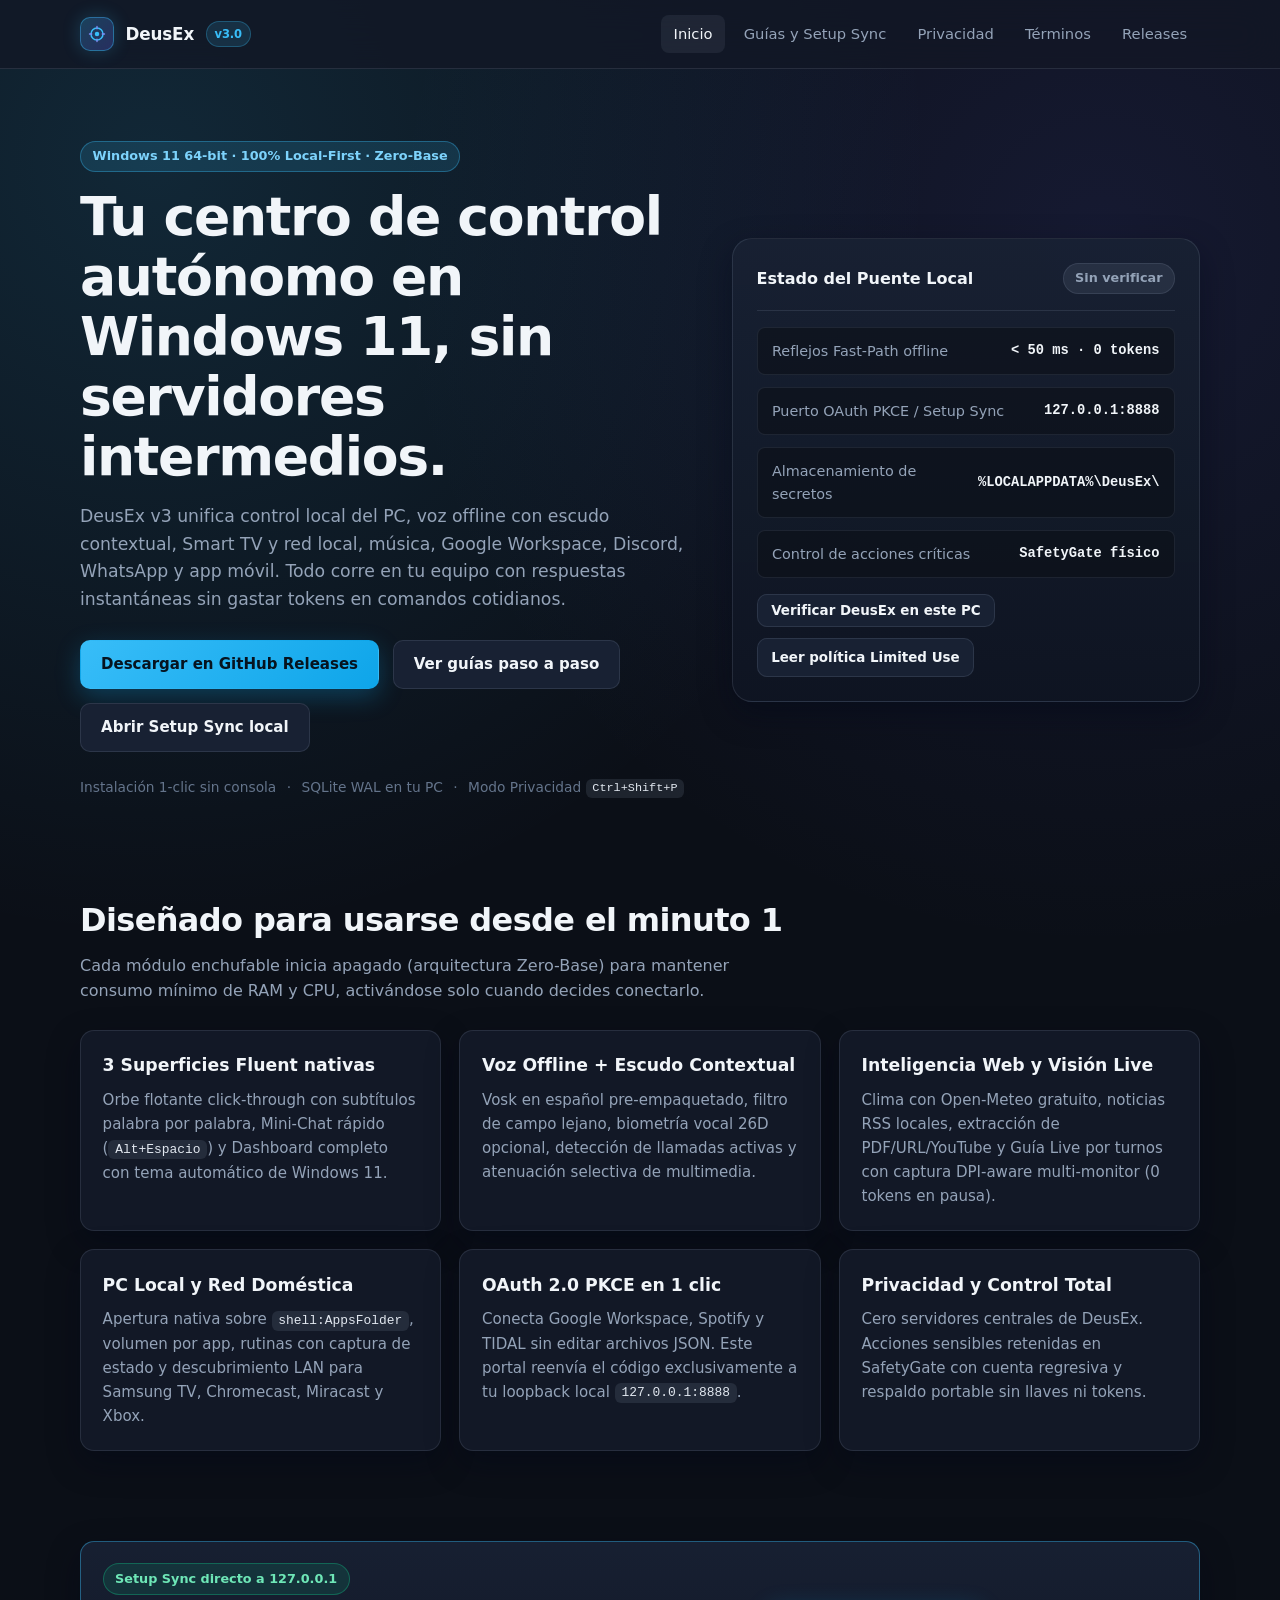
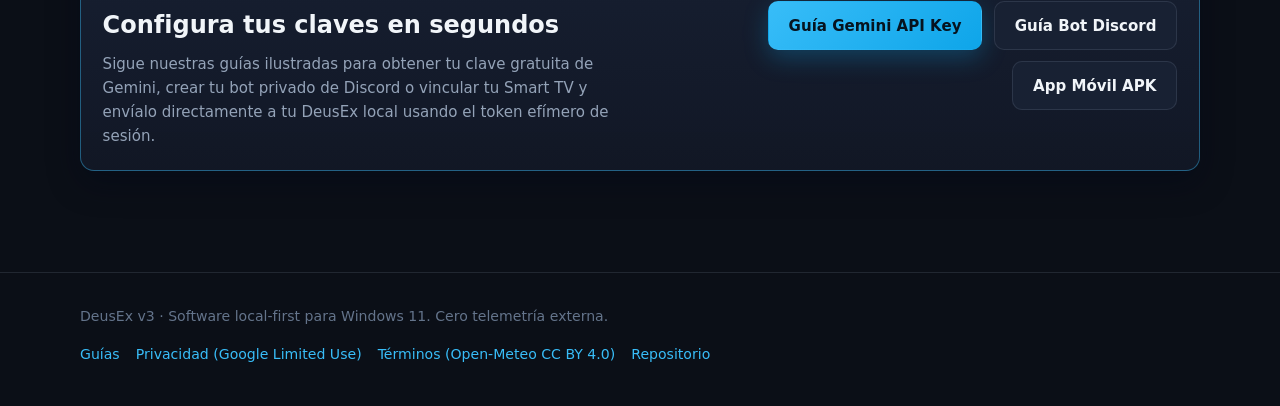
<file: web_portal/index.html>
<!DOCTYPE html>
<html lang="es">
<head>
  <meta charset="UTF-8" />
  <meta name="viewport" content="width=device-width, initial-scale=1.0" />
  <meta name="google-site-verification" content="Z6835IErfYGiRABqyxNCCWDmDNleHUfcHnPT6FUKpBs" />
  <title>DeusEx v3 — Asistente Personal Modular Local-First para Windows 11</title>
  <meta
    name="description"
    content="DeusEx v3 es un asistente personal autónomo y local-first para Windows 11 con Fast-Path sin tokens, voz offline, control del PC, Smart TV, Google Workspace y privacidad real."
  />
  <link rel="stylesheet" href="./styles.css" />
</head>
<body>
  <header class="site-header">
    <div class="container nav-bar">
      <a class="brand" href="./index.html">
        <span class="brand-mark" aria-hidden="true">
          <svg width="18" height="18" viewBox="0 0 24 24" fill="none">
            <circle cx="12" cy="12" r="8" stroke="#38BDF8" stroke-width="2" />
            <circle cx="12" cy="12" r="3" fill="#38BDF8" />
            <path d="M12 2V5M12 19V22M2 12H5M19 12H22" stroke="#818CF8" stroke-width="1.8" stroke-linecap="round" />
          </svg>
        </span>
        <span>DeusEx</span>
        <span class="brand-tag">v3.0</span>
      </a>

      <button
        type="button"
        class="nav-toggle"
        data-nav-toggle
        aria-expanded="false"
        aria-label="Abrir navegación"
      >
        Menú
      </button>

      <nav class="nav-links" data-nav-links aria-label="Navegación principal">
        <a href="./index.html" class="active">Inicio</a>
        <a href="./guides.html">Guías y Setup Sync</a>
        <a href="./privacy.html">Privacidad</a>
        <a href="./terms.html">Términos</a>
        <a href="https://github.com" data-github-releases target="_blank" rel="noopener noreferrer">
          Releases
        </a>
      </nav>
    </div>
  </header>

  <main>
    <section class="hero">
      <div class="container hero-grid">
        <div>
          <span class="pill" data-state="info">Windows 11 64-bit · 100% Local-First · Zero-Base</span>
          <h1>Tu centro de control autónomo en Windows 11, sin servidores intermedios.</h1>
          <p class="hero-lead">
            DeusEx v3 unifica control local del PC, voz offline con escudo contextual, Smart TV y red local,
            música, Google Workspace, Discord, WhatsApp y app móvil. Todo corre en tu equipo con respuestas
            instantáneas sin gastar tokens en comandos cotidianos.
          </p>

          <div class="hero-actions">
            <a
              class="btn btn-primary"
              href="https://github.com"
              data-github-releases
              target="_blank"
              rel="noopener noreferrer"
            >
              Descargar en GitHub Releases
            </a>
            <a class="btn" href="./guides.html">Ver guías paso a paso</a>
            <a class="btn" href="./guides.html#setup-sync">Abrir Setup Sync local</a>
          </div>

          <div class="hero-meta">
            <span>Instalación 1-clic sin consola</span>
            <span>·</span>
            <span>SQLite WAL en tu PC</span>
            <span>·</span>
            <span>Modo Privacidad <span class="code-inline">Ctrl+Shift+P</span></span>
          </div>
        </div>

        <aside class="hero-panel" aria-label="Resumen de arquitectura local">
          <div class="hero-panel-head">
            <strong>Estado del Puente Local</strong>
            <span class="pill" data-local-status-pill>Sin verificar</span>
          </div>
          <div class="metric-list">
            <div class="metric-item">
              <span>Reflejos Fast-Path offline</span>
              <strong>&lt; 50 ms · 0 tokens</strong>
            </div>
            <div class="metric-item">
              <span>Puerto OAuth PKCE / Setup Sync</span>
              <strong>127.0.0.1:8888</strong>
            </div>
            <div class="metric-item">
              <span>Almacenamiento de secretos</span>
              <strong>%LOCALAPPDATA%\DeusEx\</strong>
            </div>
            <div class="metric-item">
              <span>Control de acciones críticas</span>
              <strong>SafetyGate físico</strong>
            </div>
          </div>
          <div class="inline-row" style="margin-top: 1rem;">
            <button type="button" class="btn btn-sm" data-check-local-btn>
              Verificar DeusEx en este PC
            </button>
            <a class="btn btn-sm" href="./privacy.html">Leer política Limited Use</a>
          </div>
        </aside>
      </div>
    </section>

    <section class="section">
      <div class="container">
        <div class="section-header">
          <h2>Diseñado para usarse desde el minuto 1</h2>
          <p>
            Cada módulo enchufable inicia apagado (arquitectura Zero-Base) para mantener consumo mínimo
            de RAM y CPU, activándose solo cuando decides conectarlo.
          </p>
        </div>

        <div class="grid-3">
          <article class="card">
            <h3>3 Superficies Fluent nativas</h3>
            <p>
              Orbe flotante click-through con subtítulos palabra por palabra, Mini-Chat rápido
              (<span class="code-inline">Alt+Espacio</span>) y Dashboard completo con tema automático de Windows 11.
            </p>
          </article>

          <article class="card">
            <h3>Voz Offline + Escudo Contextual</h3>
            <p>
              Vosk en español pre-empaquetado, filtro de campo lejano, biometría vocal 26D opcional,
              detección de llamadas activas y atenuación selectiva de multimedia.
            </p>
          </article>

          <article class="card">
            <h3>Inteligencia Web y Visión Live</h3>
            <p>
              Clima con Open-Meteo gratuito, noticias RSS locales, extracción de PDF/URL/YouTube y
              Guía Live por turnos con captura DPI-aware multi-monitor (0 tokens en pausa).
            </p>
          </article>

          <article class="card">
            <h3>PC Local y Red Doméstica</h3>
            <p>
              Apertura nativa sobre <span class="code-inline">shell:AppsFolder</span>, volumen por app,
              rutinas con captura de estado y descubrimiento LAN para Samsung TV, Chromecast, Miracast y Xbox.
            </p>
          </article>

          <article class="card">
            <h3>OAuth 2.0 PKCE en 1 clic</h3>
            <p>
              Conecta Google Workspace, Spotify y TIDAL sin editar archivos JSON. Este portal reenvía el código
              exclusivamente a tu loopback local <span class="code-inline">127.0.0.1:8888</span>.
            </p>
          </article>

          <article class="card">
            <h3>Privacidad y Control Total</h3>
            <p>
              Cero servidores centrales de DeusEx. Acciones sensibles retenidas en SafetyGate con
              cuenta regresiva y respaldo portable sin llaves ni tokens.
            </p>
          </article>
        </div>
      </div>
    </section>

    <section class="section">
      <div class="container">
        <div class="card card-accent">
          <div class="grid-2" style="align-items: center;">
            <div>
              <span class="pill" data-state="ok">Setup Sync directo a 127.0.0.1</span>
              <h2 style="margin: 0.7rem 0 0.5rem;">Configura tus claves en segundos</h2>
              <p>
                Sigue nuestras guías ilustradas para obtener tu clave gratuita de Gemini, crear tu bot
                privado de Discord o vincular tu Smart TV y envíalo directamente a tu DeusEx local usando
                el token efímero de sesión.
              </p>
            </div>
            <div class="inline-row" style="justify-content: flex-end;">
              <a class="btn btn-primary" href="./guides.html#gemini">Guía Gemini API Key</a>
              <a class="btn" href="./guides.html#discord">Guía Bot Discord</a>
              <a class="btn" href="./guides.html#mobile">App Móvil APK</a>
            </div>
          </div>
        </div>
      </div>
    </section>
  </main>

  <footer class="site-footer">
    <div class="container footer-row">
      <div>DeusEx v3 · Software local-first para Windows 11. Cero telemetría externa.</div>
      <div class="footer-links">
        <a href="./guides.html">Guías</a>
        <a href="./privacy.html">Privacidad (Google Limited Use)</a>
        <a href="./terms.html">Términos (Open-Meteo CC BY 4.0)</a>
        <a href="https://github.com" data-github-repo target="_blank" rel="noopener noreferrer">Repositorio</a>
      </div>
    </div>
  </footer>

  <script src="./app.js" defer></script>
</body>
</html>
</file>
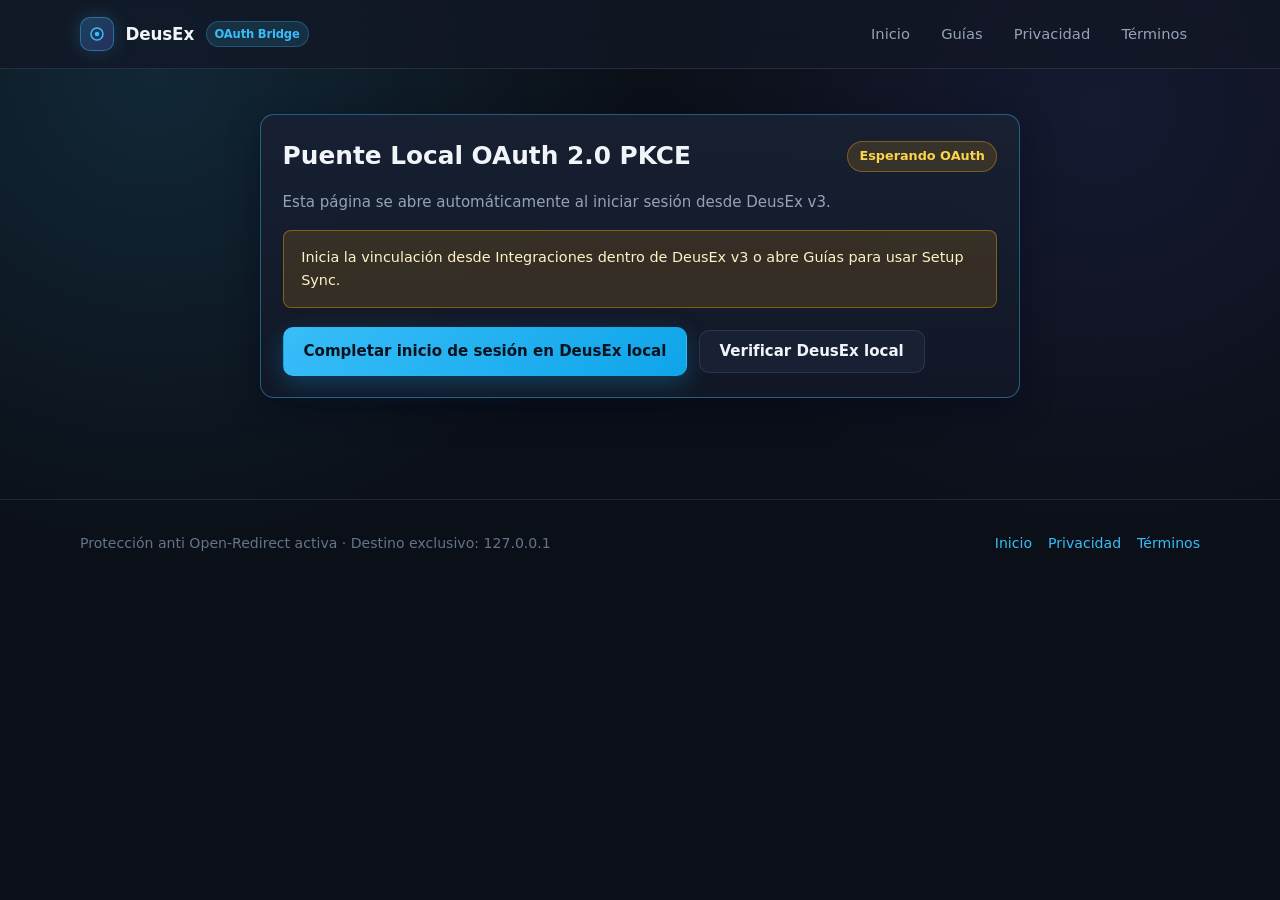
<file: web_portal/callback.html>
<!DOCTYPE html>
<html lang="es">
<head>
  <meta charset="UTF-8" />
  <meta name="viewport" content="width=device-width, initial-scale=1.0" />
  <meta name="referrer" content="no-referrer" />
  <title>Puente OAuth PKCE y Setup Sync — DeusEx v3</title>
  <meta
    name="description"
    content="Puente seguro OAuth 2.0 PKCE y Setup Sync para DeusEx v3 con lista blanca estricta hacia http://127.0.0.1."
  />
  <link rel="stylesheet" href="./styles.css" />
</head>
<body>
  <header class="site-header">
    <div class="container nav-bar">
      <a class="brand" href="./index.html">
        <span class="brand-mark" aria-hidden="true">
          <svg width="18" height="18" viewBox="0 0 24 24" fill="none">
            <circle cx="12" cy="12" r="8" stroke="#38BDF8" stroke-width="2" />
            <circle cx="12" cy="12" r="3" fill="#38BDF8" />
          </svg>
        </span>
        <span>DeusEx</span>
        <span class="brand-tag">OAuth Bridge</span>
      </a>

      <nav class="nav-links" data-nav-links aria-label="Navegación principal">
        <a href="./index.html">Inicio</a>
        <a href="./guides.html">Guías</a>
        <a href="./privacy.html">Privacidad</a>
        <a href="./terms.html">Términos</a>
      </nav>
    </div>
  </header>

  <main class="section">
    <div class="container" style="max-width: 760px;">
      <section class="card card-accent" aria-live="polite">
        <div class="inline-row" style="justify-content: space-between; margin-bottom: 0.85rem;">
          <h1 style="margin: 0; font-size: 1.55rem;">Puente Local OAuth 2.0 PKCE</h1>
          <span class="pill" id="bridge-pill" data-state="info">Validando respuesta...</span>
        </div>

        <p id="bridge-summary" style="color: var(--text-secondary); margin: 0 0 1rem;">
          Verificando parámetros anti-CSRF (<span class="code-inline">state</span>) y destino loopback
          estricto (<span class="code-inline">127.0.0.1</span>).
        </p>

        <div class="callout" id="bridge-callout" data-type="info">
          Este puente jamás reenvía códigos ni tokens a servidores externos. El único destino permitido es
          <span class="code-inline">http://127.0.0.1:&lt;puerto&gt;/callback</span> en tu propia PC.
        </div>

        <div id="oauth-actions" class="inline-row" style="margin-top: 1.15rem;" hidden>
          <a id="manual-forward-link" class="btn btn-primary" href="#noop" rel="noreferrer">
            Completar inicio de sesión en DeusEx local
          </a>
          <button type="button" class="btn" id="recheck-health-btn">
            Verificar DeusEx local
          </button>
        </div>

        <div id="setup-sync-bridge" style="margin-top: 1.35rem;" hidden>
          <h2 style="margin: 0 0 0.5rem; font-size: 1.15rem;">Setup Sync directo detectado</h2>
          <p style="margin: 0 0 0.85rem; color: var(--text-secondary); font-size: 0.92rem;">
            Puedes enviar claves API directo a tu DeusEx local en
            <span class="code-inline" id="sync-target-label">http://127.0.0.1:8888/setup-sync</span>.
          </p>
          <form class="form-grid" id="callback-sync-form" autocomplete="off">
            <div class="field">
              <label for="cb_gemini_key">GEMINI_API_KEY (opcional)</label>
              <input id="cb_gemini_key" name="gemini_api_key" type="password" placeholder="AIzaSy..." />
            </div>
            <div class="field">
              <label for="cb_discord_token">DISCORD_BOT_TOKEN (opcional)</label>
              <input id="cb_discord_token" name="discord_bot_token" type="password" placeholder="Token del bot privado" />
            </div>
            <div class="inline-row">
              <button type="submit" class="btn btn-primary">Sincronizar con DeusEx local</button>
              <a class="btn" href="./guides.html#setup-sync">Ir a las guías completas</a>
            </div>
            <div class="callout" id="cb-sync-status" hidden role="status"></div>
          </form>
        </div>
      </section>
    </div>
  </main>

  <footer class="site-footer">
    <div class="container footer-row">
      <div>Protección anti Open-Redirect activa · Destino exclusivo: 127.0.0.1</div>
      <div class="footer-links">
        <a href="./index.html">Inicio</a>
        <a href="./privacy.html">Privacidad</a>
        <a href="./terms.html">Términos</a>
      </div>
    </div>
  </footer>

  <script src="./app.js"></script>
  <script>
    "use strict";

    (() => {
      const FORBIDDEN_REDIRECT_KEYS = [
        "redirect",
        "redirect_uri",
        "redirect_url",
        "next",
        "return_to",
        "return_url",
        "target",
        "dest",
        "destination",
        "host",
        "callback_url",
      ];

      const pill = document.getElementById("bridge-pill");
      const summary = document.getElementById("bridge-summary");
      const callout = document.getElementById("bridge-callout");
      const actionsRow = document.getElementById("oauth-actions");
      const manualLink = document.getElementById("manual-forward-link");
      const recheckBtn = document.getElementById("recheck-health-btn");
      const syncSection = document.getElementById("setup-sync-bridge");
      const syncTargetLabel = document.getElementById("sync-target-label");
      const syncForm = document.getElementById("callback-sync-form");
      const syncStatus = document.getElementById("cb-sync-status");

      function setStatus(state, pillText, summaryText, calloutType, calloutText) {
        if (pill) {
          pill.setAttribute("data-state", state);
          pill.textContent = pillText;
        }
        if (summary) summary.textContent = summaryText;
        if (callout) {
          callout.setAttribute("data-type", calloutType);
          callout.textContent = calloutText;
        }
      }

      function hasForbiddenRedirectAttempt(searchParams, hashParams) {
        for (const key of FORBIDDEN_REDIRECT_KEYS) {
          const val = searchParams.get(key) || hashParams.get(key);
          if (val !== null && val.trim() !== "") {
            return { key, value: val.trim() };
          }
        }
        return null;
      }

      function initBridge() {
        const portal = window.DeusExPortal;
        if (!portal) {
          setStatus(
            "error",
            "Error de carga",
            "No se pudo inicializar el módulo de seguridad del portal.",
            "error",
            "Recarga esta página o abre el portal desde DeusEx v3."
          );
          return;
        }

        const searchParams = new URLSearchParams(window.location.search);
        const hashParams = portal.parseHashParams();

        // Bloqueo explícito anti Open-Redirect ante parámetros de destino externo
        const forbidden = hasForbiddenRedirectAttempt(searchParams, hashParams);
        if (forbidden !== null) {
          window.history.replaceState(null, "", window.location.pathname);
          setStatus(
            "error",
            "Bloqueado (Seguridad)",
            "Se rechazó una redirección no autorizada por seguridad (anti Open-Redirect).",
            "error",
            `El parámetro '${forbidden.key}' no está permitido. Este puente solo acepta reenvíos hacia http://127.0.0.1:<puerto>/callback.`
          );
          return;
        }

        const rawPort = searchParams.get("port") || hashParams.get("port") || portal.DEFAULT_OAUTH_PORT;
        let safePort;
        try {
          safePort = portal.parseSafePort(rawPort);
        } catch (err) {
          setStatus(
            "error",
            "Puerto rechazado",
            "El puerto local indicado no es válido.",
            "error",
            err instanceof Error ? err.message : "Puerto fuera del rango permitido."
          );
          return;
        }

        // Modo 1: Setup Sync vía fragmento (#sync_token=...)
        const syncToken = hashParams.get("sync_token");
        const oauthCode = searchParams.get("code");
        const oauthError = searchParams.get("error");
        const oauthState = searchParams.get("state");

        if (syncToken && !oauthCode && !oauthError) {
          let validatedToken;
          try {
            validatedToken = portal.validateSyncToken(syncToken);
          } catch (err) {
            setStatus(
              "error",
              "Token inválido",
              "El token efímero de Setup Sync no es válido.",
              "error",
              err instanceof Error ? err.message : "Token inválido."
            );
            return;
          }

          window.history.replaceState(null, "", window.location.pathname);
          if (syncTargetLabel) {
            syncTargetLabel.textContent = `http://127.0.0.1:${safePort}/setup-sync`;
          }
          if (syncSection) syncSection.hidden = false;
          setStatus(
            "ok",
            `Setup Sync :${safePort}`,
            "Sesión Setup Sync validada. Envía tus claves directamente a tu DeusEx local.",
            "ok",
            "Ningún dato sale hacia servidores externos: la transmisión ocurre únicamente por loopback 127.0.0.1."
          );

          if (syncForm instanceof HTMLFormElement) {
            syncForm.addEventListener("submit", async (ev) => {
              ev.preventDefault();
              const geminiInput = document.getElementById("cb_gemini_key");
              const discordInput = document.getElementById("cb_discord_token");
              const secrets = {};
              if (geminiInput instanceof HTMLInputElement && geminiInput.value.trim()) {
                secrets.GEMINI_API_KEY = geminiInput.value.trim();
              }
              if (discordInput instanceof HTMLInputElement && discordInput.value.trim()) {
                secrets.DISCORD_BOT_TOKEN = discordInput.value.trim();
              }
              if (Object.keys(secrets).length === 0) {
                if (syncStatus) {
                  syncStatus.hidden = false;
                  syncStatus.setAttribute("data-type", "warn");
                  syncStatus.textContent = "Ingresa al menos una clave para sincronizar.";
                }
                return;
              }
              if (syncStatus) {
                syncStatus.hidden = false;
                syncStatus.setAttribute("data-type", "info");
                syncStatus.textContent = "Enviando credenciales hacia 127.0.0.1...";
              }
              const res = await portal.sendSetupSync({
                port: safePort,
                syncToken: validatedToken,
                secrets,
              });
              if (syncStatus) {
                syncStatus.setAttribute("data-type", res.ok ? "ok" : "error");
                syncStatus.textContent = res.message;
              }
              if (res.ok) {
                if (geminiInput instanceof HTMLInputElement) geminiInput.value = "";
                if (discordInput instanceof HTMLInputElement) discordInput.value = "";
              }
            });
          }
          return;
        }

        // Modo 2: Callback OAuth 2.0 PKCE (code o error + state obligatorio)
        if (!oauthCode && !oauthError) {
          setStatus(
            "warn",
            "Esperando OAuth",
            "Esta página se abre automáticamente al iniciar sesión desde DeusEx v3.",
            "warn",
            "Inicia la vinculación desde Integraciones dentro de DeusEx v3 o abre Guías para usar Setup Sync."
          );
          return;
        }

        let safeForwardUrl;
        try {
          safeForwardUrl = portal.buildOAuthLoopbackForwardUrl({
            port: safePort,
            code: oauthCode,
            state: oauthState,
            error: oauthError,
            errorDescription: searchParams.get("error_description"),
            provider: searchParams.get("provider"),
          });
        } catch (err) {
          window.history.replaceState(null, "", window.location.pathname);
          setStatus(
            "error",
            "Validación rechazada",
            "No se puede completar el inicio de sesión por validación de seguridad.",
            "error",
            err instanceof Error ? err.message : "Parámetros OAuth inválidos."
          );
          return;
        }

        // Limpia query params sensibles de la barra de direcciones antes de reenviar
        window.history.replaceState(null, "", window.location.pathname);

        if (manualLink instanceof HTMLAnchorElement) {
          manualLink.href = safeForwardUrl;
        }
        if (actionsRow) actionsRow.hidden = false;

        if (recheckBtn) {
          recheckBtn.addEventListener("click", async () => {
            const health = await portal.checkLocalHealth(safePort);
            setStatus(
              health.online ? "ok" : "warn",
              health.online ? `DeusEx activo :${safePort}` : "DeusEx local cerrado",
              health.online
                ? "DeusEx local detectado. Pulsa el botón para completar la vinculación."
                : "Abre DeusEx v3 en tu PC e inicia la vinculación nuevamente.",
              health.online ? "ok" : "warn",
              health.online
                ? `Destino verificado: http://127.0.0.1:${safePort}/callback`
                : health.error || "No se detectó el servidor local."
            );
          });
        }

        setStatus(
          "ok",
          `Redirigiendo a 127.0.0.1:${safePort}`,
          "Autorización recibida y validada (anti-CSRF OK). Entregando código a tu DeusEx local...",
          "ok",
          `Reenviando únicamente hacia http://127.0.0.1:${safePort}/callback. Si tu navegador no redirige automáticamente, usa el botón de abajo.`
        );

        window.setTimeout(() => {
          window.location.assign(safeForwardUrl);
        }, 350);
      }

      document.addEventListener("DOMContentLoaded", initBridge);
    })();
  </script>
</body>
</html>
</file>
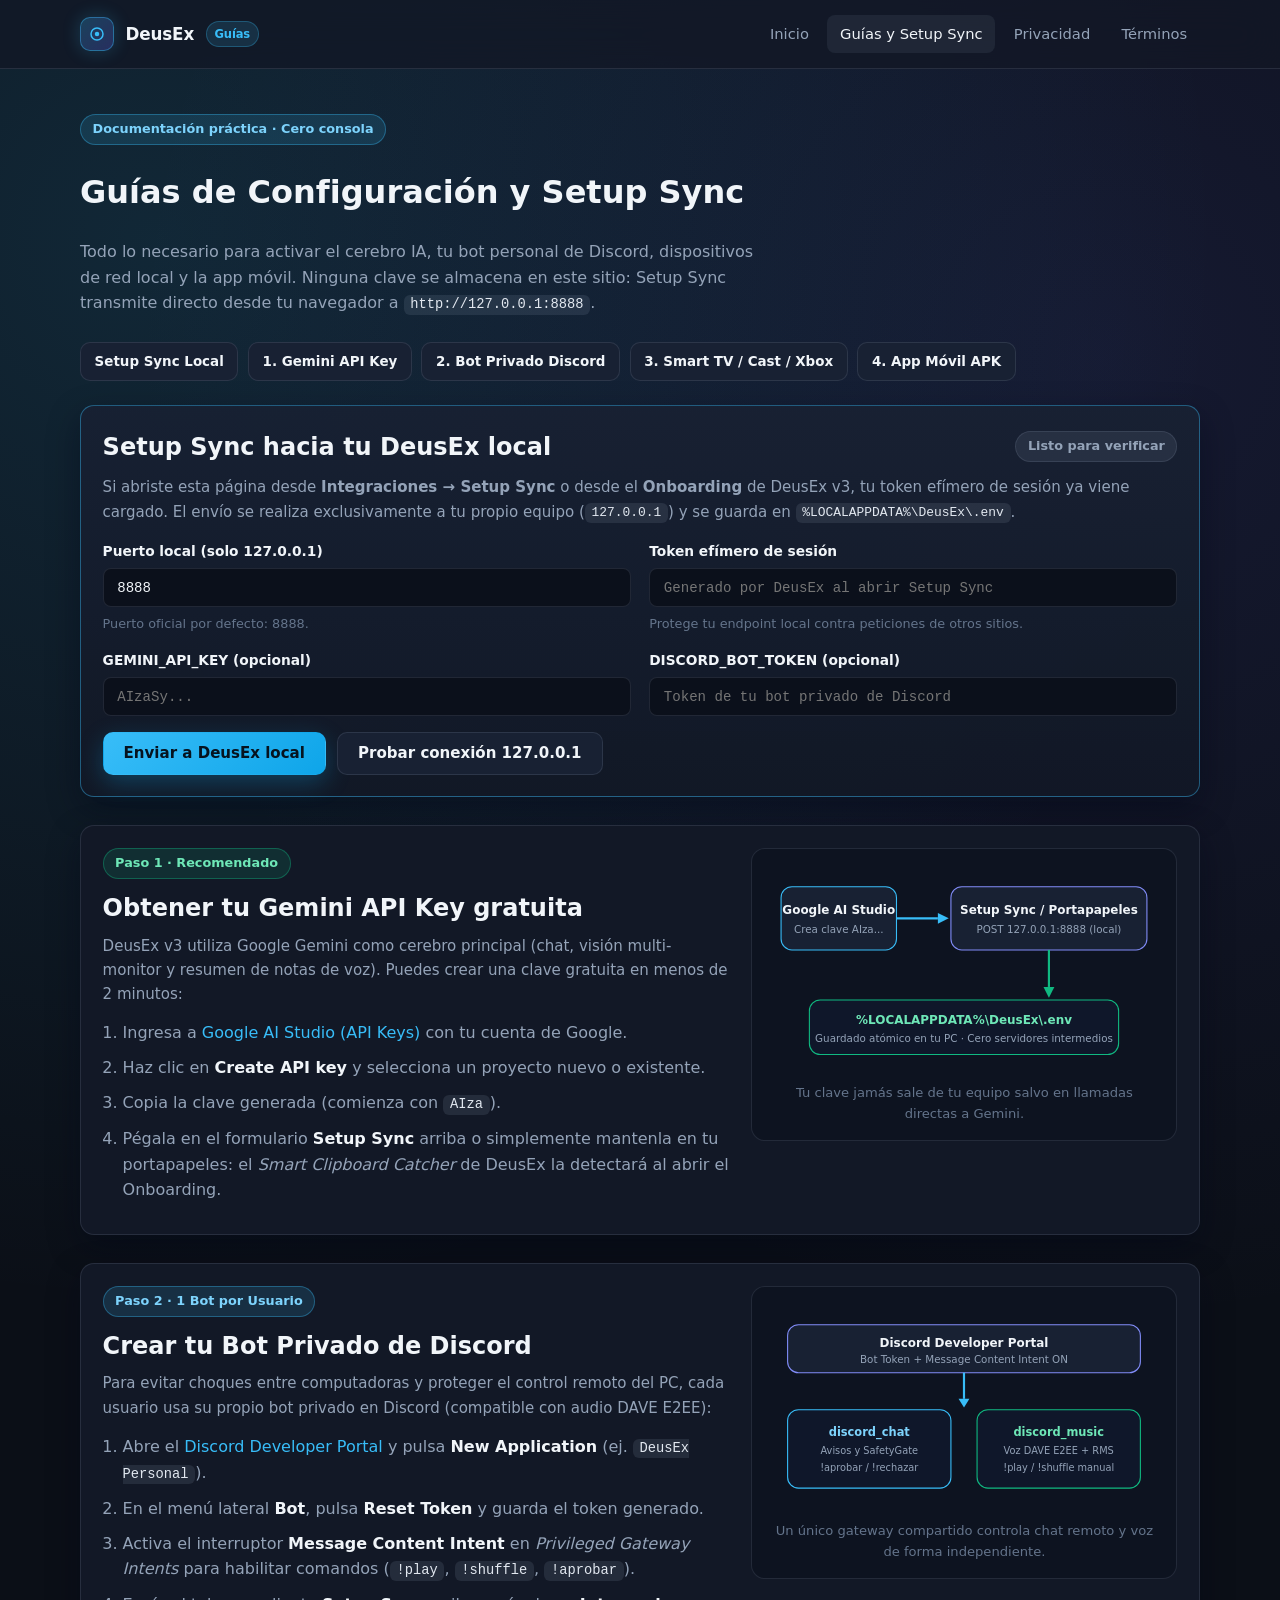
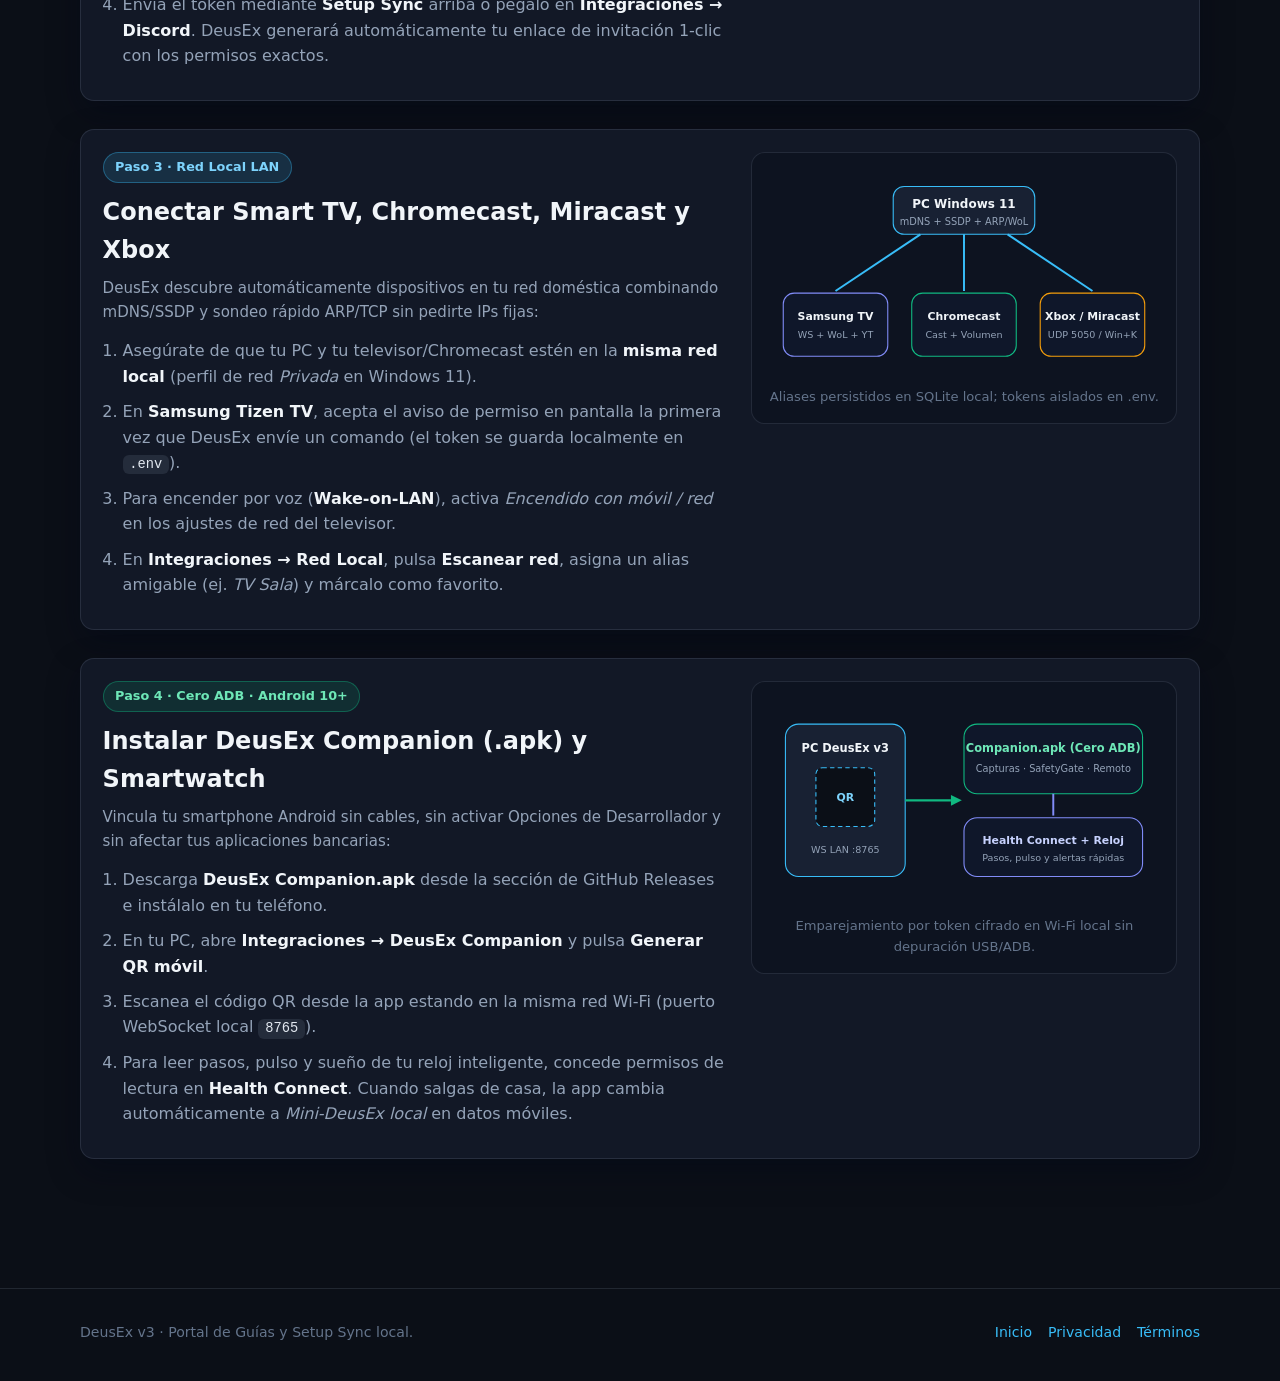
<file: web_portal/guides.html>
<!DOCTYPE html>
<html lang="es">
<head>
  <meta charset="UTF-8" />
  <meta name="viewport" content="width=device-width, initial-scale=1.0" />
  <title>Guías y Setup Sync — DeusEx v3</title>
  <meta
    name="description"
    content="Guías paso a paso para configurar Gemini API Key, Bot Privado de Discord, Smart TV/Cast y DeusEx Companion APK, más Setup Sync local hacia 127.0.0.1:8888."
  />
  <link rel="stylesheet" href="./styles.css" />
</head>
<body>
  <header class="site-header">
    <div class="container nav-bar">
      <a class="brand" href="./index.html">
        <span class="brand-mark" aria-hidden="true">
          <svg width="18" height="18" viewBox="0 0 24 24" fill="none">
            <circle cx="12" cy="12" r="8" stroke="#38BDF8" stroke-width="2" />
            <circle cx="12" cy="12" r="3" fill="#38BDF8" />
          </svg>
        </span>
        <span>DeusEx</span>
        <span class="brand-tag">Guías</span>
      </a>

      <button
        type="button"
        class="nav-toggle"
        data-nav-toggle
        aria-expanded="false"
        aria-label="Abrir navegación"
      >
        Menú
      </button>

      <nav class="nav-links" data-nav-links aria-label="Navegación principal">
        <a href="./index.html">Inicio</a>
        <a href="./guides.html" class="active">Guías y Setup Sync</a>
        <a href="./privacy.html">Privacidad</a>
        <a href="./terms.html">Términos</a>
      </nav>
    </div>
  </header>

  <main class="section">
    <div class="container">
      <div class="section-header">
        <span class="pill" data-state="info">Documentación práctica · Cero consola</span>
        <h1>Guías de Configuración y Setup Sync</h1>
        <p>
          Todo lo necesario para activar el cerebro IA, tu bot personal de Discord, dispositivos de red
          local y la app móvil. Ninguna clave se almacena en este sitio: Setup Sync transmite directo
          desde tu navegador a <span class="code-inline">http://127.0.0.1:8888</span>.
        </p>
      </div>

      <nav class="guide-nav" aria-label="Saltar a guía">
        <a class="btn btn-sm" href="#setup-sync">Setup Sync Local</a>
        <a class="btn btn-sm" href="#gemini">1. Gemini API Key</a>
        <a class="btn btn-sm" href="#discord">2. Bot Privado Discord</a>
        <a class="btn btn-sm" href="#smart-tv">3. Smart TV / Cast / Xbox</a>
        <a class="btn btn-sm" href="#mobile">4. App Móvil APK</a>
      </nav>

      <!-- Panel interactivo Setup Sync -->
      <section id="setup-sync" class="card card-accent guide-block" aria-labelledby="setup-sync-title">
        <div class="inline-row" style="justify-content: space-between; margin-bottom: 0.6rem;">
          <h2 id="setup-sync-title" style="margin: 0;">Setup Sync hacia tu DeusEx local</h2>
          <span class="pill" data-local-status-pill>Listo para verificar</span>
        </div>
        <p style="color: var(--text-secondary); margin: 0;">
          Si abriste esta página desde <strong>Integraciones → Setup Sync</strong> o desde el
          <strong>Onboarding</strong> de DeusEx v3, tu token efímero de sesión ya viene cargado.
          El envío se realiza exclusivamente a tu propio equipo (<span class="code-inline">127.0.0.1</span>)
          y se guarda en <span class="code-inline">%LOCALAPPDATA%\DeusEx\.env</span>.
        </p>

        <form class="form-grid" data-setup-sync-form autocomplete="off">
          <div class="grid-2">
            <div class="field">
              <label for="sync_port">Puerto local (solo 127.0.0.1)</label>
              <input
                id="sync_port"
                name="sync_port"
                type="text"
                inputmode="numeric"
                value="8888"
                data-local-port-input
                required
              />
              <span class="field-hint">Puerto oficial por defecto: 8888.</span>
            </div>

            <div class="field">
              <label for="sync_token">Token efímero de sesión</label>
              <input
                id="sync_token"
                name="sync_token"
                type="password"
                placeholder="Generado por DeusEx al abrir Setup Sync"
                required
              />
              <span class="field-hint">Protege tu endpoint local contra peticiones de otros sitios.</span>
            </div>
          </div>

          <div class="grid-2">
            <div class="field">
              <label for="gemini_api_key">GEMINI_API_KEY (opcional)</label>
              <input
                id="gemini_api_key"
                name="gemini_api_key"
                type="password"
                placeholder="AIzaSy..."
              />
            </div>

            <div class="field">
              <label for="discord_bot_token">DISCORD_BOT_TOKEN (opcional)</label>
              <input
                id="discord_bot_token"
                name="discord_bot_token"
                type="password"
                placeholder="Token de tu bot privado de Discord"
              />
            </div>
          </div>

          <div class="inline-row">
            <button type="submit" class="btn btn-primary">Enviar a DeusEx local</button>
            <button type="button" class="btn" data-check-local-btn>Probar conexión 127.0.0.1</button>
          </div>

          <div class="callout" data-setup-sync-status hidden role="status" aria-live="polite"></div>
        </form>
      </section>

      <!-- Guía 1: Gemini API Key -->
      <article id="gemini" class="card guide-block">
        <div class="guide-layout">
          <div>
            <span class="pill" data-state="ok">Paso 1 · Recomendado</span>
            <h2 style="margin: 0.6rem 0 0.4rem;">Obtener tu Gemini API Key gratuita</h2>
            <p>
              DeusEx v3 utiliza Google Gemini como cerebro principal (chat, visión multi-monitor y
              resumen de notas de voz). Puedes crear una clave gratuita en menos de 2 minutos:
            </p>
            <ol class="step-list">
              <li>
                Ingresa a
                <a href="https://aistudio.google.com/apikey" target="_blank" rel="noopener noreferrer">
                  Google AI Studio (API Keys)
                </a>
                con tu cuenta de Google.
              </li>
              <li>Haz clic en <strong>Create API key</strong> y selecciona un proyecto nuevo o existente.</li>
              <li>Copia la clave generada (comienza con <span class="code-inline">AIza</span>).</li>
              <li>
                Pégala en el formulario <strong>Setup Sync</strong> arriba o simplemente mantenla en tu
                portapapeles: el <em>Smart Clipboard Catcher</em> de DeusEx la detectará al abrir el Onboarding.
              </li>
            </ol>
          </div>

          <div class="diagram-box" aria-label="Diagrama de flujo Gemini API Key local">
            <svg viewBox="0 0 360 190" fill="none" xmlns="http://www.w3.org/2000/svg">
              <rect x="12" y="20" width="106" height="58" rx="10" fill="#182133" stroke="#38BDF8" />
              <text x="65" y="45" fill="#F1F5F9" font-size="11" font-weight="600" text-anchor="middle">Google AI Studio</text>
              <text x="65" y="62" fill="#94A3B8" font-size="9.5" text-anchor="middle">Crea clave AIza...</text>

              <path d="M118 49H156" stroke="#38BDF8" stroke-width="2" />
              <polygon points="156,44 166,49 156,54" fill="#38BDF8" />

              <rect x="168" y="20" width="180" height="58" rx="10" fill="#182133" stroke="#818CF8" />
              <text x="258" y="45" fill="#F1F5F9" font-size="11" font-weight="600" text-anchor="middle">Setup Sync / Portapapeles</text>
              <text x="258" y="62" fill="#94A3B8" font-size="9.5" text-anchor="middle">POST 127.0.0.1:8888 (local)</text>

              <path d="M258 78V112" stroke="#10B981" stroke-width="2" />
              <polygon points="253,112 258,122 263,112" fill="#10B981" />

              <rect x="38" y="124" width="284" height="50" rx="10" fill="#0F172A" stroke="#10B981" />
              <text x="180" y="146" fill="#6EE7B7" font-size="11" font-weight="600" text-anchor="middle">%LOCALAPPDATA%\DeusEx\.env</text>
              <text x="180" y="163" fill="#94A3B8" font-size="9.5" text-anchor="middle">Guardado atómico en tu PC · Cero servidores intermedios</text>
            </svg>
            <div class="diagram-caption">Tu clave jamás sale de tu equipo salvo en llamadas directas a Gemini.</div>
          </div>
        </div>
      </article>

      <!-- Guía 2: Bot Privado de Discord -->
      <article id="discord" class="card guide-block">
        <div class="guide-layout">
          <div>
            <span class="pill" data-state="info">Paso 2 · 1 Bot por Usuario</span>
            <h2 style="margin: 0.6rem 0 0.4rem;">Crear tu Bot Privado de Discord</h2>
            <p>
              Para evitar choques entre computadoras y proteger el control remoto del PC, cada usuario
              usa su propio bot privado en Discord (compatible con audio DAVE E2EE):
            </p>
            <ol class="step-list">
              <li>
                Abre el
                <a href="https://discord.com/developers/applications" target="_blank" rel="noopener noreferrer">
                  Discord Developer Portal
                </a>
                y pulsa <strong>New Application</strong> (ej. <span class="code-inline">DeusEx Personal</span>).
              </li>
              <li>En el menú lateral <strong>Bot</strong>, pulsa <strong>Reset Token</strong> y guarda el token generado.</li>
              <li>
                Activa el interruptor <strong>Message Content Intent</strong> en <em>Privileged Gateway Intents</em>
                para habilitar comandos (<span class="code-inline">!play</span>, <span class="code-inline">!shuffle</span>,
                <span class="code-inline">!aprobar</span>).
              </li>
              <li>
                Envía el token mediante <strong>Setup Sync</strong> arriba o pégalo en <strong>Integraciones → Discord</strong>.
                DeusEx generará automáticamente tu enlace de invitación 1-clic con los permisos exactos.
              </li>
            </ol>
          </div>

          <div class="diagram-box" aria-label="Diagrama de bot privado de Discord">
            <svg viewBox="0 0 360 190" fill="none" xmlns="http://www.w3.org/2000/svg">
              <rect x="18" y="20" width="324" height="44" rx="10" fill="#182133" stroke="#818CF8" />
              <text x="180" y="40" fill="#F1F5F9" font-size="11" font-weight="600" text-anchor="middle">Discord Developer Portal</text>
              <text x="180" y="55" fill="#94A3B8" font-size="9.5" text-anchor="middle">Bot Token + Message Content Intent ON</text>

              <path d="M180 64V88" stroke="#38BDF8" stroke-width="2" />
              <polygon points="175,88 180,96 185,88" fill="#38BDF8" />

              <rect x="18" y="98" width="150" height="72" rx="10" fill="#0F172A" stroke="#38BDF8" />
              <text x="93" y="122" fill="#7DD3FC" font-size="10.5" font-weight="600" text-anchor="middle">discord_chat</text>
              <text x="93" y="139" fill="#94A3B8" font-size="9" text-anchor="middle">Avisos y SafetyGate</text>
              <text x="93" y="154" fill="#94A3B8" font-size="9" text-anchor="middle">!aprobar / !rechazar</text>

              <rect x="192" y="98" width="150" height="72" rx="10" fill="#0F172A" stroke="#10B981" />
              <text x="267" y="122" fill="#6EE7B7" font-size="10.5" font-weight="600" text-anchor="middle">discord_music</text>
              <text x="267" y="139" fill="#94A3B8" font-size="9" text-anchor="middle">Voz DAVE E2EE + RMS</text>
              <text x="267" y="154" fill="#94A3B8" font-size="9" text-anchor="middle">!play / !shuffle manual</text>
            </svg>
            <div class="diagram-caption">Un único gateway compartido controla chat remoto y voz de forma independiente.</div>
          </div>
        </div>
      </article>

      <!-- Guía 3: Smart TV, Cast y Xbox -->
      <article id="smart-tv" class="card guide-block">
        <div class="guide-layout">
          <div>
            <span class="pill" data-state="info">Paso 3 · Red Local LAN</span>
            <h2 style="margin: 0.6rem 0 0.4rem;">Conectar Smart TV, Chromecast, Miracast y Xbox</h2>
            <p>
              DeusEx descubre automáticamente dispositivos en tu red doméstica combinando mDNS/SSDP y
              sondeo rápido ARP/TCP sin pedirte IPs fijas:
            </p>
            <ol class="step-list">
              <li>Asegúrate de que tu PC y tu televisor/Chromecast estén en la <strong>misma red local</strong> (perfil de red <em>Privada</em> en Windows 11).</li>
              <li>En <strong>Samsung Tizen TV</strong>, acepta el aviso de permiso en pantalla la primera vez que DeusEx envíe un comando (el token se guarda localmente en <span class="code-inline">.env</span>).</li>
              <li>Para encender por voz (<strong>Wake-on-LAN</strong>), activa <em>Encendido con móvil / red</em> en los ajustes de red del televisor.</li>
              <li>En <strong>Integraciones → Red Local</strong>, pulsa <strong>Escanear red</strong>, asigna un alias amigable (ej. <em>TV Sala</em>) y márcalo como favorito.</li>
            </ol>
          </div>

          <div class="diagram-box" aria-label="Diagrama de descubrimiento híbrido LAN">
            <svg viewBox="0 0 360 190" fill="none" xmlns="http://www.w3.org/2000/svg">
              <rect x="115" y="16" width="130" height="44" rx="10" fill="#182133" stroke="#38BDF8" />
              <text x="180" y="36" fill="#F1F5F9" font-size="11" font-weight="600" text-anchor="middle">PC Windows 11</text>
              <text x="180" y="51" fill="#94A3B8" font-size="9" text-anchor="middle">mDNS + SSDP + ARP/WoL</text>

              <path d="M140 60L62 112M180 60V112M220 60L298 112" stroke="#38BDF8" stroke-width="1.8" />

              <rect x="14" y="114" width="96" height="58" rx="10" fill="#0F172A" stroke="#818CF8" />
              <text x="62" y="139" fill="#F1F5F9" font-size="10" font-weight="600" text-anchor="middle">Samsung TV</text>
              <text x="62" y="155" fill="#94A3B8" font-size="8.8" text-anchor="middle">WS + WoL + YT</text>

              <rect x="132" y="114" width="96" height="58" rx="10" fill="#0F172A" stroke="#10B981" />
              <text x="180" y="139" fill="#F1F5F9" font-size="10" font-weight="600" text-anchor="middle">Chromecast</text>
              <text x="180" y="155" fill="#94A3B8" font-size="8.8" text-anchor="middle">Cast + Volumen</text>

              <rect x="250" y="114" width="96" height="58" rx="10" fill="#0F172A" stroke="#F59E0B" />
              <text x="298" y="139" fill="#F1F5F9" font-size="10" font-weight="600" text-anchor="middle">Xbox / Miracast</text>
              <text x="298" y="155" fill="#94A3B8" font-size="8.8" text-anchor="middle">UDP 5050 / Win+K</text>
            </svg>
            <div class="diagram-caption">Aliases persistidos en SQLite local; tokens aislados en .env.</div>
          </div>
        </div>
      </article>

      <!-- Guía 4: App Móvil Companion APK -->
      <article id="mobile" class="card guide-block">
        <div class="guide-layout">
          <div>
            <span class="pill" data-state="ok">Paso 4 · Cero ADB · Android 10+</span>
            <h2 style="margin: 0.6rem 0 0.4rem;">Instalar DeusEx Companion (.apk) y Smartwatch</h2>
            <p>
              Vincula tu smartphone Android sin cables, sin activar Opciones de Desarrollador y sin
              afectar tus aplicaciones bancarias:
            </p>
            <ol class="step-list">
              <li>Descarga <strong>DeusEx Companion.apk</strong> desde la sección de GitHub Releases e instálalo en tu teléfono.</li>
              <li>En tu PC, abre <strong>Integraciones → DeusEx Companion</strong> y pulsa <strong>Generar QR móvil</strong>.</li>
              <li>Escanea el código QR desde la app estando en la misma red Wi-Fi (puerto WebSocket local <span class="code-inline">8765</span>).</li>
              <li>
                Para leer pasos, pulso y sueño de tu reloj inteligente, concede permisos de lectura en
                <strong>Health Connect</strong>. Cuando salgas de casa, la app cambia automáticamente a
                <em>Mini-DeusEx local</em> en datos móviles.
              </li>
            </ol>
          </div>

          <div class="diagram-box" aria-label="Diagrama de emparejamiento QR móvil sin ADB">
            <svg viewBox="0 0 360 190" fill="none" xmlns="http://www.w3.org/2000/svg">
              <rect x="16" y="24" width="110" height="140" rx="12" fill="#182133" stroke="#38BDF8" />
              <text x="71" y="50" fill="#F1F5F9" font-size="10.5" font-weight="600" text-anchor="middle">PC DeusEx v3</text>
              <rect x="44" y="64" width="54" height="54" rx="6" fill="#0B0F17" stroke="#38BDF8" stroke-dasharray="4 3" />
              <text x="71" y="95" fill="#7DD3FC" font-size="10" font-weight="600" text-anchor="middle">QR</text>
              <text x="71" y="142" fill="#94A3B8" font-size="8.8" text-anchor="middle">WS LAN :8765</text>

              <path d="M126 94H168" stroke="#10B981" stroke-width="2" />
              <polygon points="168,89 178,94 168,99" fill="#10B981" />

              <rect x="180" y="24" width="164" height="64" rx="12" fill="#0F172A" stroke="#10B981" />
              <text x="262" y="50" fill="#6EE7B7" font-size="10.5" font-weight="600" text-anchor="middle">Companion.apk (Cero ADB)</text>
              <text x="262" y="68" fill="#94A3B8" font-size="9" text-anchor="middle">Capturas · SafetyGate · Remoto</text>

              <path d="M262 88V108" stroke="#818CF8" stroke-width="1.8" />
              <rect x="180" y="110" width="164" height="54" rx="12" fill="#0F172A" stroke="#818CF8" />
              <text x="262" y="134" fill="#C7D2FE" font-size="10" font-weight="600" text-anchor="middle">Health Connect + Reloj</text>
              <text x="262" y="150" fill="#94A3B8" font-size="8.8" text-anchor="middle">Pasos, pulso y alertas rápidas</text>
            </svg>
            <div class="diagram-caption">Emparejamiento por token cifrado en Wi-Fi local sin depuración USB/ADB.</div>
          </div>
        </div>
      </article>
    </div>
  </main>

  <footer class="site-footer">
    <div class="container footer-row">
      <div>DeusEx v3 · Portal de Guías y Setup Sync local.</div>
      <div class="footer-links">
        <a href="./index.html">Inicio</a>
        <a href="./privacy.html">Privacidad</a>
        <a href="./terms.html">Términos</a>
      </div>
    </div>
  </footer>

  <script src="./app.js" defer></script>
</body>
</html>
</file>
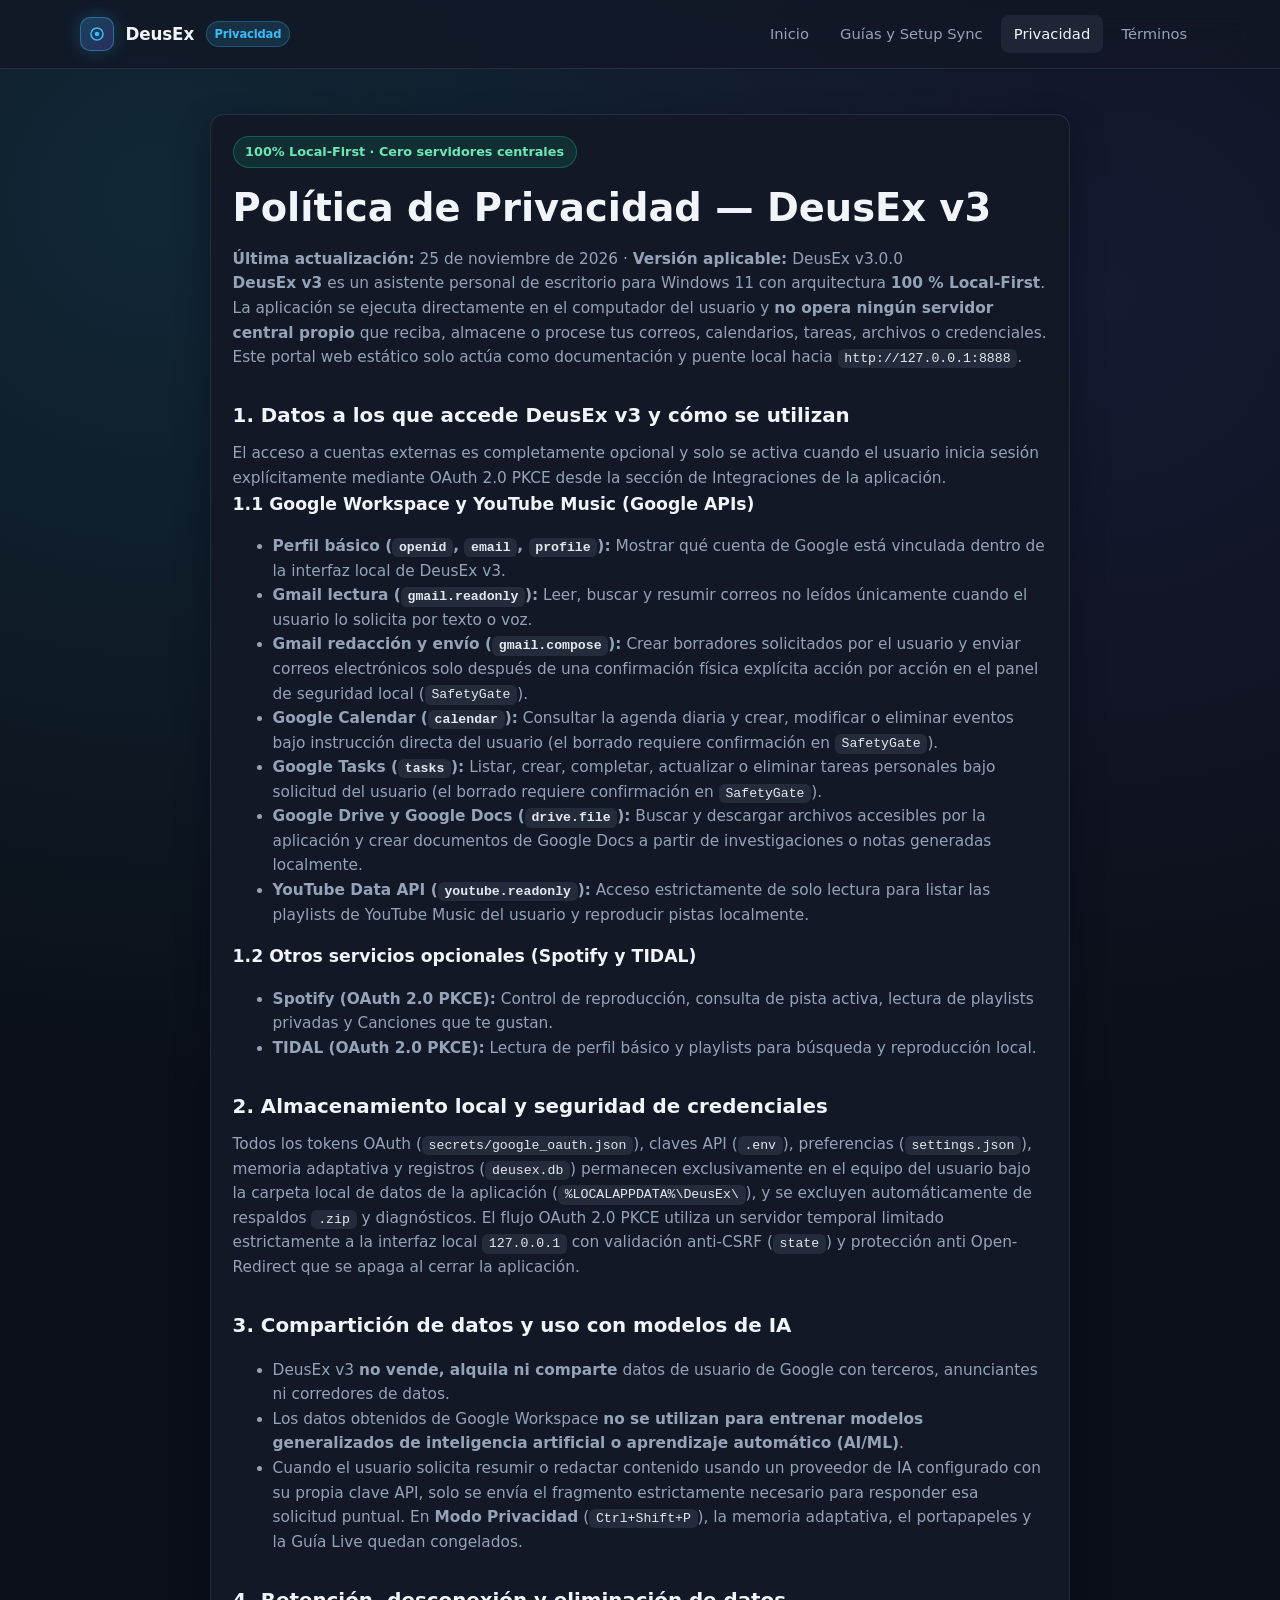
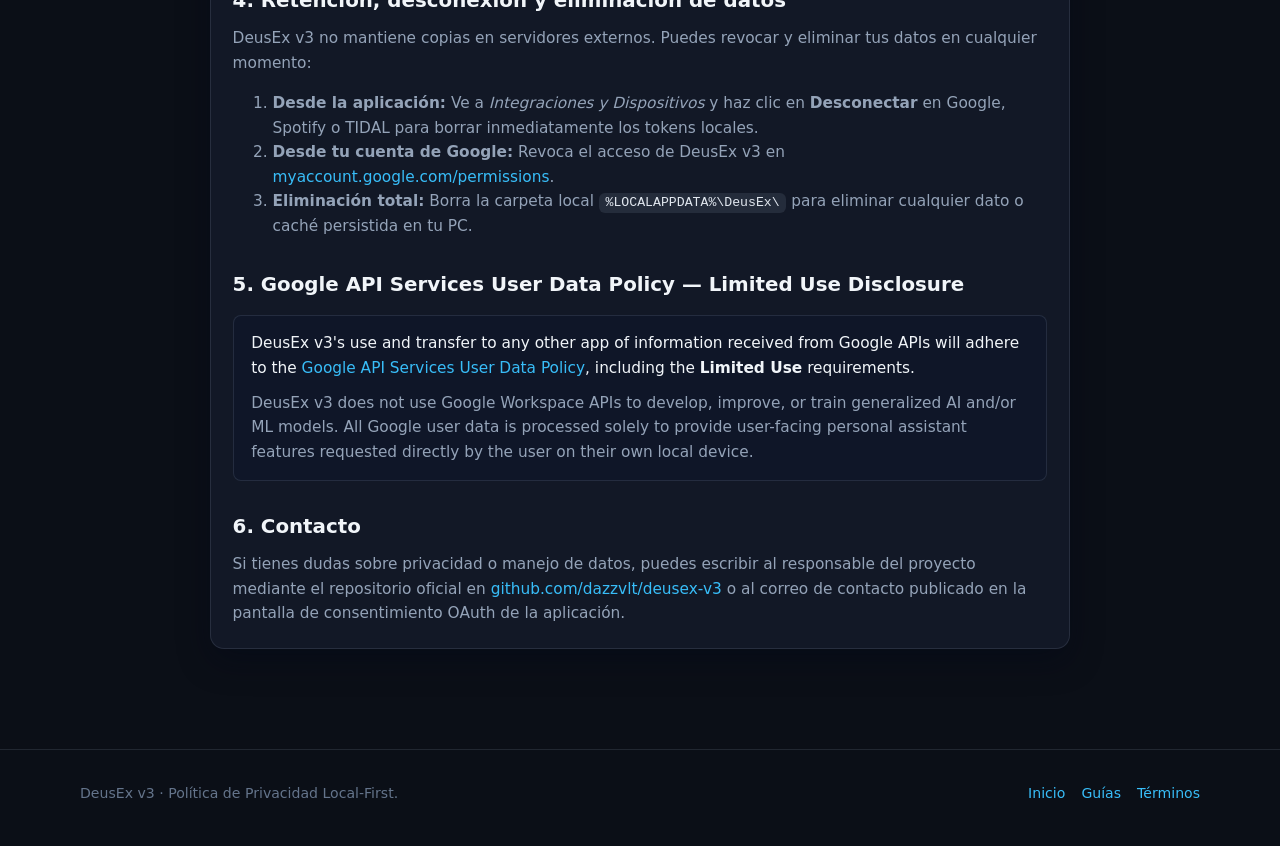
<file: web_portal/privacy.html>
<!DOCTYPE html>
<html lang="es">
<head>
  <meta charset="UTF-8" />
  <meta name="viewport" content="width=device-width, initial-scale=1.0" />
  <title>Política de Privacidad — DeusEx v3</title>
  <meta
    name="description"
    content="Política de privacidad local-first de DeusEx v3 y cumplimiento estricto de Google API Services User Data Policy (Limited Use)."
  />
  <link rel="stylesheet" href="./styles.css" />
</head>
<body>
  <header class="site-header">
    <div class="container nav-bar">
      <a class="brand" href="./index.html">
        <span class="brand-mark" aria-hidden="true">
          <svg width="18" height="18" viewBox="0 0 24 24" fill="none">
            <circle cx="12" cy="12" r="8" stroke="#38BDF8" stroke-width="2" />
            <circle cx="12" cy="12" r="3" fill="#38BDF8" />
          </svg>
        </span>
        <span>DeusEx</span>
        <span class="brand-tag">Privacidad</span>
      </a>

      <button
        type="button"
        class="nav-toggle"
        data-nav-toggle
        aria-expanded="false"
        aria-label="Abrir navegación"
      >
        Menú
      </button>

      <nav class="nav-links" data-nav-links aria-label="Navegación principal">
        <a href="./index.html">Inicio</a>
        <a href="./guides.html">Guías y Setup Sync</a>
        <a href="./privacy.html" class="active">Privacidad</a>
        <a href="./terms.html">Términos</a>
      </nav>
    </div>
  </header>

  <main class="section">
    <div class="container">
      <article class="card legal-article">
        <section class="legal-section">
          <span class="pill" data-state="ok">100% Local-First · Cero servidores centrales</span>
          <h1>Política de Privacidad — DeusEx v3</h1>
          <p>
            <strong>Última actualización:</strong> 25 de noviembre de 2026 ·
            <strong>Versión aplicable:</strong> DeusEx v3.0.0
          </p>
          <p>
            <strong>DeusEx v3</strong> es un asistente personal de escritorio para Windows 11 con arquitectura
            <strong>100 % Local-First</strong>. La aplicación se ejecuta directamente en el computador del usuario
            y <strong>no opera ningún servidor central propio</strong> que reciba, almacene o procese tus correos,
            calendarios, tareas, archivos o credenciales. Este portal web estático solo actúa como documentación
            y puente local hacia <span class="code-inline">http://127.0.0.1:8888</span>.
          </p>

          <h2>1. Datos a los que accede DeusEx v3 y cómo se utilizan</h2>
          <p>
            El acceso a cuentas externas es completamente opcional y solo se activa cuando el usuario inicia
            sesión explícitamente mediante OAuth 2.0 PKCE desde la sección de Integraciones de la aplicación.
          </p>

          <h3>1.1 Google Workspace y YouTube Music (Google APIs)</h3>
          <ul>
            <li>
              <strong>Perfil básico (<span class="code-inline">openid</span>, <span class="code-inline">email</span>, <span class="code-inline">profile</span>):</strong>
              Mostrar qué cuenta de Google está vinculada dentro de la interfaz local de DeusEx v3.
            </li>
            <li>
              <strong>Gmail lectura (<span class="code-inline">gmail.readonly</span>):</strong>
              Leer, buscar y resumir correos no leídos únicamente cuando el usuario lo solicita por texto o voz.
            </li>
            <li>
              <strong>Gmail redacción y envío (<span class="code-inline">gmail.compose</span>):</strong>
              Crear borradores solicitados por el usuario y enviar correos electrónicos solo después de una
              confirmación física explícita acción por acción en el panel de seguridad local (<span class="code-inline">SafetyGate</span>).
            </li>
            <li>
              <strong>Google Calendar (<span class="code-inline">calendar</span>):</strong>
              Consultar la agenda diaria y crear, modificar o eliminar eventos bajo instrucción directa del usuario
              (el borrado requiere confirmación en <span class="code-inline">SafetyGate</span>).
            </li>
            <li>
              <strong>Google Tasks (<span class="code-inline">tasks</span>):</strong>
              Listar, crear, completar, actualizar o eliminar tareas personales bajo solicitud del usuario
              (el borrado requiere confirmación en <span class="code-inline">SafetyGate</span>).
            </li>
            <li>
              <strong>Google Drive y Google Docs (<span class="code-inline">drive.file</span>):</strong>
              Buscar y descargar archivos accesibles por la aplicación y crear documentos de Google Docs a partir
              de investigaciones o notas generadas localmente.
            </li>
            <li>
              <strong>YouTube Data API (<span class="code-inline">youtube.readonly</span>):</strong>
              Acceso estrictamente de solo lectura para listar las playlists de YouTube Music del usuario y
              reproducir pistas localmente.
            </li>
          </ul>

          <h3>1.2 Otros servicios opcionales (Spotify y TIDAL)</h3>
          <ul>
            <li>
              <strong>Spotify (OAuth 2.0 PKCE):</strong>
              Control de reproducción, consulta de pista activa, lectura de playlists privadas y Canciones que te gustan.
            </li>
            <li>
              <strong>TIDAL (OAuth 2.0 PKCE):</strong>
              Lectura de perfil básico y playlists para búsqueda y reproducción local.
            </li>
          </ul>

          <h2>2. Almacenamiento local y seguridad de credenciales</h2>
          <p>
            Todos los tokens OAuth (<span class="code-inline">secrets/google_oauth.json</span>), claves API
            (<span class="code-inline">.env</span>), preferencias (<span class="code-inline">settings.json</span>),
            memoria adaptativa y registros (<span class="code-inline">deusex.db</span>) permanecen exclusivamente
            en el equipo del usuario bajo la carpeta local de datos de la aplicación
            (<span class="code-inline">%LOCALAPPDATA%\DeusEx\</span>), y se excluyen automáticamente de respaldos
            <span class="code-inline">.zip</span> y diagnósticos. El flujo OAuth 2.0 PKCE utiliza un servidor
            temporal limitado estrictamente a la interfaz local <span class="code-inline">127.0.0.1</span> con
            validación anti-CSRF (<span class="code-inline">state</span>) y protección anti Open-Redirect que se
            apaga al cerrar la aplicación.
          </p>

          <h2>3. Compartición de datos y uso con modelos de IA</h2>
          <ul>
            <li>
              DeusEx v3 <strong>no vende, alquila ni comparte</strong> datos de usuario de Google con terceros,
              anunciantes ni corredores de datos.
            </li>
            <li>
              Los datos obtenidos de Google Workspace <strong>no se utilizan para entrenar modelos generalizados
              de inteligencia artificial o aprendizaje automático (AI/ML)</strong>.
            </li>
            <li>
              Cuando el usuario solicita resumir o redactar contenido usando un proveedor de IA configurado con su
              propia clave API, solo se envía el fragmento estrictamente necesario para responder esa solicitud puntual.
              En <strong>Modo Privacidad</strong> (<span class="code-inline">Ctrl+Shift+P</span>), la memoria adaptativa,
              el portapapeles y la Guía Live quedan congelados.
            </li>
          </ul>

          <h2>4. Retención, desconexión y eliminación de datos</h2>
          <p>
            DeusEx v3 no mantiene copias en servidores externos. Puedes revocar y eliminar tus datos en cualquier momento:
          </p>
          <ol>
            <li>
              <strong>Desde la aplicación:</strong> Ve a <em>Integraciones y Dispositivos</em> y haz clic en
              <strong>Desconectar</strong> en Google, Spotify o TIDAL para borrar inmediatamente los tokens locales.
            </li>
            <li>
              <strong>Desde tu cuenta de Google:</strong> Revoca el acceso de DeusEx v3 en
              <a href="https://myaccount.google.com/permissions" target="_blank" rel="noopener noreferrer">myaccount.google.com/permissions</a>.
            </li>
            <li>
              <strong>Eliminación total:</strong> Borra la carpeta local
              <span class="code-inline">%LOCALAPPDATA%\DeusEx\</span> para eliminar cualquier dato o caché persistida en tu PC.
            </li>
          </ol>

          <h2>5. Google API Services User Data Policy — Limited Use Disclosure</h2>
          <div class="callout" data-type="info" style="margin: 0.9rem 0;">
            <p style="margin: 0 0 0.65rem; color: var(--text-primary);">
              DeusEx v3's use and transfer to any other app of information received from Google APIs will adhere to the
              <a
                href="https://developers.google.com/terms/api-services-user-data-policy"
                target="_blank"
                rel="noopener noreferrer"
              >Google API Services User Data Policy</a>,
              including the <strong>Limited Use</strong> requirements.
            </p>
            <p style="margin: 0;">
              DeusEx v3 does not use Google Workspace APIs to develop, improve, or train generalized AI and/or ML models.
              All Google user data is processed solely to provide user-facing personal assistant features requested directly
              by the user on their own local device.
            </p>
          </div>

          <h2>6. Contacto</h2>
          <p>
            Si tienes dudas sobre privacidad o manejo de datos, puedes escribir al responsable del proyecto mediante el
            repositorio oficial en
            <a href="https://github.com/dazzvlt/deusex-v3/issues" target="_blank" rel="noopener noreferrer">github.com/dazzvlt/deusex-v3</a>
            o al correo de contacto publicado en la pantalla de consentimiento OAuth de la aplicación.
          </p>
        </section>
      </article>
    </div>
  </main>

  <footer class="site-footer">
    <div class="container footer-row">
      <div>DeusEx v3 · Política de Privacidad Local-First.</div>
      <div class="footer-links">
        <a href="./index.html">Inicio</a>
        <a href="./guides.html">Guías</a>
        <a href="./terms.html">Términos</a>
      </div>
    </div>
  </footer>

  <script src="./app.js" defer></script>
</body>
</html>
</file>
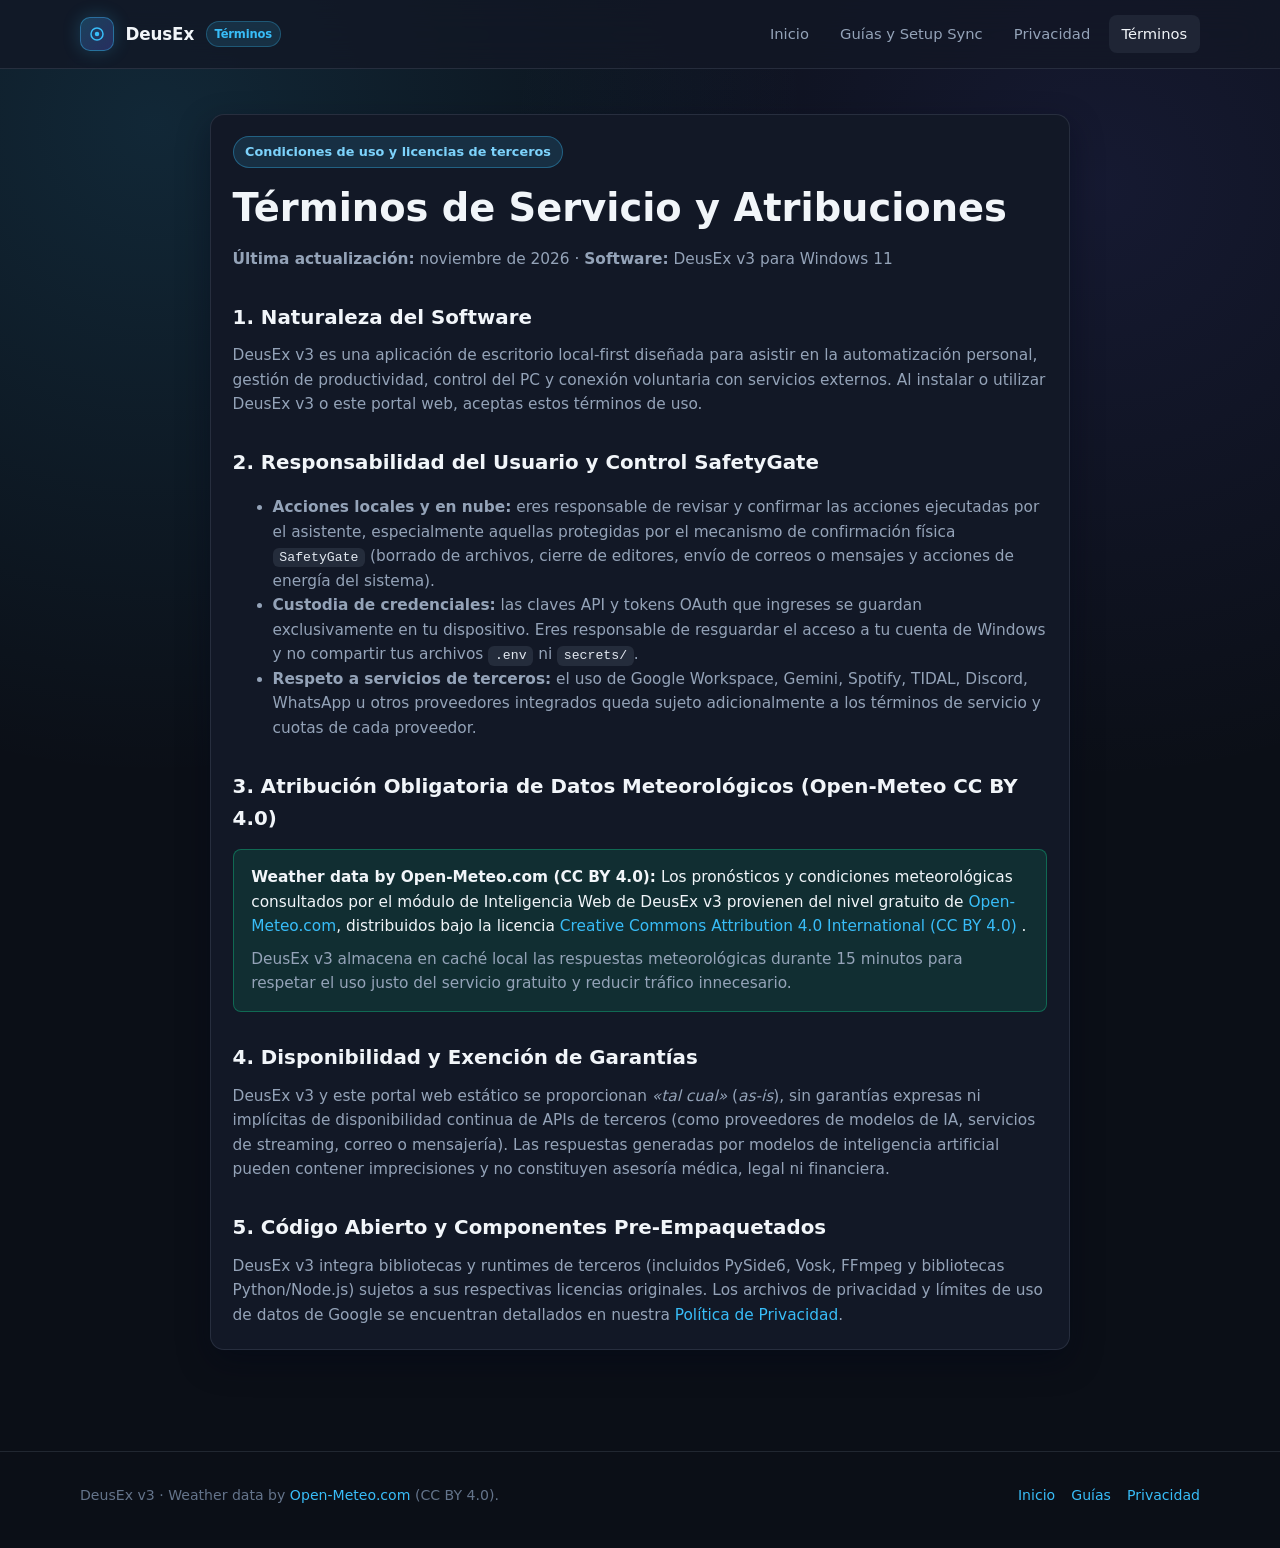
<file: web_portal/terms.html>
<!DOCTYPE html>
<html lang="es">
<head>
  <meta charset="UTF-8" />
  <meta name="viewport" content="width=device-width, initial-scale=1.0" />
  <title>Términos de Servicio y Atribuciones — DeusEx v3</title>
  <meta
    name="description"
    content="Términos de servicio de DeusEx v3, responsabilidades de uso local-first y atribución obligatoria de datos meteorológicos Open-Meteo CC BY 4.0."
  />
  <link rel="stylesheet" href="./styles.css" />
</head>
<body>
  <header class="site-header">
    <div class="container nav-bar">
      <a class="brand" href="./index.html">
        <span class="brand-mark" aria-hidden="true">
          <svg width="18" height="18" viewBox="0 0 24 24" fill="none">
            <circle cx="12" cy="12" r="8" stroke="#38BDF8" stroke-width="2" />
            <circle cx="12" cy="12" r="3" fill="#38BDF8" />
          </svg>
        </span>
        <span>DeusEx</span>
        <span class="brand-tag">Términos</span>
      </a>

      <button
        type="button"
        class="nav-toggle"
        data-nav-toggle
        aria-expanded="false"
        aria-label="Abrir navegación"
      >
        Menú
      </button>

      <nav class="nav-links" data-nav-links aria-label="Navegación principal">
        <a href="./index.html">Inicio</a>
        <a href="./guides.html">Guías y Setup Sync</a>
        <a href="./privacy.html">Privacidad</a>
        <a href="./terms.html" class="active">Términos</a>
      </nav>
    </div>
  </header>

  <main class="section">
    <div class="container">
      <article class="card legal-article">
        <span class="pill" data-state="info">Condiciones de uso y licencias de terceros</span>
        <h1>Términos de Servicio y Atribuciones</h1>
        <p>
          <strong>Última actualización:</strong> noviembre de 2026 · <strong>Software:</strong> DeusEx v3 para Windows 11
        </p>

        <h2>1. Naturaleza del Software</h2>
        <p>
          DeusEx v3 es una aplicación de escritorio local-first diseñada para asistir en la automatización
          personal, gestión de productividad, control del PC y conexión voluntaria con servicios externos.
          Al instalar o utilizar DeusEx v3 o este portal web, aceptas estos términos de uso.
        </p>

        <h2>2. Responsabilidad del Usuario y Control SafetyGate</h2>
        <ul>
          <li>
            <strong>Acciones locales y en nube:</strong> eres responsable de revisar y confirmar las acciones
            ejecutadas por el asistente, especialmente aquellas protegidas por el mecanismo de confirmación
            física <span class="code-inline">SafetyGate</span> (borrado de archivos, cierre de editores,
            envío de correos o mensajes y acciones de energía del sistema).
          </li>
          <li>
            <strong>Custodia de credenciales:</strong> las claves API y tokens OAuth que ingreses se guardan
            exclusivamente en tu dispositivo. Eres responsable de resguardar el acceso a tu cuenta de Windows
            y no compartir tus archivos <span class="code-inline">.env</span> ni <span class="code-inline">secrets/</span>.
          </li>
          <li>
            <strong>Respeto a servicios de terceros:</strong> el uso de Google Workspace, Gemini, Spotify,
            TIDAL, Discord, WhatsApp u otros proveedores integrados queda sujeto adicionalmente a los términos
            de servicio y cuotas de cada proveedor.
          </li>
        </ul>

        <h2>3. Atribución Obligatoria de Datos Meteorológicos (Open-Meteo CC BY 4.0)</h2>
        <div class="callout" data-type="ok" style="margin: 0.9rem 0;">
          <p style="margin: 0 0 0.5rem; color: var(--text-primary);">
            <strong>Weather data by Open-Meteo.com (CC BY 4.0):</strong>
            Los pronósticos y condiciones meteorológicas consultados por el módulo de Inteligencia Web de
            DeusEx v3 provienen del nivel gratuito de
            <a href="https://open-meteo.com/" target="_blank" rel="noopener noreferrer">Open-Meteo.com</a>,
            distribuidos bajo la licencia
            <a
              href="https://creativecommons.org/licenses/by/4.0/"
              target="_blank"
              rel="noopener noreferrer"
            >
              Creative Commons Attribution 4.0 International (CC BY 4.0)
            </a>.
          </p>
          <p style="margin: 0;">
            DeusEx v3 almacena en caché local las respuestas meteorológicas durante 15 minutos para respetar
            el uso justo del servicio gratuito y reducir tráfico innecesario.
          </p>
        </div>

        <h2>4. Disponibilidad y Exención de Garantías</h2>
        <p>
          DeusEx v3 y este portal web estático se proporcionan <em>«tal cual»</em> (<em>as-is</em>), sin
          garantías expresas ni implícitas de disponibilidad continua de APIs de terceros (como proveedores
          de modelos de IA, servicios de streaming, correo o mensajería). Las respuestas generadas por modelos
          de inteligencia artificial pueden contener imprecisiones y no constituyen asesoría médica, legal ni
          financiera.
        </p>

        <h2>5. Código Abierto y Componentes Pre-Empaquetados</h2>
        <p>
          DeusEx v3 integra bibliotecas y runtimes de terceros (incluidos PySide6, Vosk, FFmpeg y bibliotecas
          Python/Node.js) sujetos a sus respectivas licencias originales. Los archivos de privacidad y límites
          de uso de datos de Google se encuentran detallados en nuestra
          <a href="./privacy.html">Política de Privacidad</a>.
        </p>
      </article>
    </div>
  </main>

  <footer class="site-footer">
    <div class="container footer-row">
      <div>DeusEx v3 · Weather data by <a href="https://open-meteo.com/" target="_blank" rel="noopener noreferrer">Open-Meteo.com</a> (CC BY 4.0).</div>
      <div class="footer-links">
        <a href="./index.html">Inicio</a>
        <a href="./guides.html">Guías</a>
        <a href="./privacy.html">Privacidad</a>
      </div>
    </div>
  </footer>

  <script src="./app.js" defer></script>
</body>
</html>
</file>
<file: web_portal/styles.css>
/* DeusEx v3 — Portal Web Oficial (Estética Windows 11 Fluent Dark + Acento Cyan) */
:root {
  --bg-base: #0b0f17;
  --bg-surface: #121826;
  --bg-elevated: #182133;
  --bg-glass: rgba(18, 24, 38, 0.78);
  --border-subtle: rgba(148, 163, 184, 0.16);
  --border-strong: rgba(56, 189, 248, 0.42);
  --text-primary: #f1f5f9;
  --text-secondary: #94a3b8;
  --text-muted: #64748b;
  --accent: #38bdf8;
  --accent-strong: #0ea5e9;
  --accent-soft: rgba(56, 189, 248, 0.14);
  --indigo: #818cf8;
  --ok: #10b981;
  --ok-soft: rgba(16, 185, 129, 0.14);
  --warn: #f59e0b;
  --warn-soft: rgba(245, 158, 11, 0.15);
  --danger: #f43f5e;
  --danger-soft: rgba(244, 63, 94, 0.15);
  --radius-sm: 8px;
  --radius-md: 14px;
  --radius-lg: 20px;
  --shadow-card: 0 12px 32px rgba(2, 6, 23, 0.42);
  --font-sans: "Segoe UI Variable", "Segoe UI", system-ui, -apple-system, BlinkMacSystemFont, sans-serif;
  --font-mono: "Cascadia Code", "Fira Code", Consolas, monospace;
}

*,
*::before,
*::after {
  box-sizing: border-box;
}

html {
  scroll-behavior: smooth;
  color-scheme: dark;
}

body {
  margin: 0;
  min-height: 100vh;
  font-family: var(--font-sans);
  background:
    radial-gradient(circle at 12% 8%, rgba(56, 189, 248, 0.14), transparent 36%),
    radial-gradient(circle at 86% 12%, rgba(99, 102, 241, 0.12), transparent 34%),
    var(--bg-base);
  color: var(--text-primary);
  line-height: 1.6;
  -webkit-font-smoothing: antialiased;
}

a {
  color: var(--accent);
  text-decoration: none;
  transition: color 0.18s ease, opacity 0.18s ease;
}

a:hover {
  color: #7dd3fc;
}

:focus-visible {
  outline: 2px solid var(--accent);
  outline-offset: 2px;
}

.container {
  width: min(1120px, calc(100% - 2rem));
  margin-inline: auto;
}

/* Barra de navegación */
.site-header {
  position: sticky;
  top: 0;
  z-index: 50;
  backdrop-filter: blur(18px);
  -webkit-backdrop-filter: blur(18px);
  background: var(--bg-glass);
  border-bottom: 1px solid var(--border-subtle);
}

.nav-bar {
  display: flex;
  align-items: center;
  justify-content: space-between;
  gap: 1rem;
  min-height: 68px;
}

.brand {
  display: inline-flex;
  align-items: center;
  gap: 0.72rem;
  font-weight: 700;
  font-size: 1.05rem;
  color: var(--text-primary);
  letter-spacing: -0.01em;
}

.brand-mark {
  width: 34px;
  height: 34px;
  border-radius: 10px;
  display: grid;
  place-items: center;
  background: linear-gradient(135deg, rgba(56, 189, 248, 0.25), rgba(99, 102, 241, 0.28));
  border: 1px solid var(--border-strong);
  box-shadow: 0 0 18px rgba(56, 189, 248, 0.22);
}

.brand-tag {
  font-size: 0.72rem;
  font-weight: 600;
  padding: 0.15rem 0.5rem;
  border-radius: 999px;
  background: var(--accent-soft);
  color: var(--accent);
  border: 1px solid rgba(56, 189, 248, 0.28);
}

.nav-links {
  display: flex;
  align-items: center;
  gap: 0.35rem;
  flex-wrap: wrap;
}

.nav-links a {
  color: var(--text-secondary);
  font-size: 0.92rem;
  font-weight: 500;
  padding: 0.45rem 0.8rem;
  border-radius: var(--radius-sm);
}

.nav-links a:hover,
.nav-links a.active {
  color: var(--text-primary);
  background: rgba(148, 163, 184, 0.1);
}

.nav-toggle {
  display: none;
  background: var(--bg-elevated);
  border: 1px solid var(--border-subtle);
  color: var(--text-primary);
  border-radius: var(--radius-sm);
  padding: 0.45rem 0.7rem;
  cursor: pointer;
}

/* Botones y badges */
.btn {
  display: inline-flex;
  align-items: center;
  justify-content: center;
  gap: 0.5rem;
  font-family: inherit;
  font-size: 0.94rem;
  font-weight: 600;
  padding: 0.72rem 1.25rem;
  border-radius: 10px;
  border: 1px solid var(--border-subtle);
  background: var(--bg-elevated);
  color: var(--text-primary);
  cursor: pointer;
  transition: transform 0.12s ease, background 0.18s ease, border-color 0.18s ease;
}

.btn:hover {
  background: #202c43;
  border-color: rgba(148, 163, 184, 0.35);
  color: var(--text-primary);
}

.btn:active {
  transform: translateY(1px);
}

.btn:disabled {
  opacity: 0.55;
  cursor: not-allowed;
}

.btn-primary {
  background: linear-gradient(135deg, var(--accent), var(--accent-strong));
  color: #06131f;
  border-color: transparent;
  box-shadow: 0 8px 24px rgba(14, 165, 233, 0.28);
}

.btn-primary:hover {
  background: linear-gradient(135deg, #7dd3fc, var(--accent));
  color: #06131f;
}

.btn-sm {
  padding: 0.48rem 0.85rem;
  font-size: 0.84rem;
}

.pill {
  display: inline-flex;
  align-items: center;
  gap: 0.45rem;
  font-size: 0.8rem;
  font-weight: 600;
  padding: 0.28rem 0.72rem;
  border-radius: 999px;
  background: rgba(148, 163, 184, 0.12);
  color: var(--text-secondary);
  border: 1px solid var(--border-subtle);
}

.pill[data-state="ok"] {
  background: var(--ok-soft);
  color: #6ee7b7;
  border-color: rgba(16, 185, 129, 0.38);
}

.pill[data-state="warn"] {
  background: var(--warn-soft);
  color: #fcd34d;
  border-color: rgba(245, 158, 11, 0.38);
}

.pill[data-state="error"] {
  background: var(--danger-soft);
  color: #fda4af;
  border-color: rgba(244, 63, 94, 0.38);
}

.pill[data-state="info"] {
  background: var(--accent-soft);
  color: #7dd3fc;
  border-color: rgba(56, 189, 248, 0.35);
}

/* Hero */
.hero {
  padding: 4.5rem 0 3.2rem;
}

.hero-grid {
  display: grid;
  grid-template-columns: minmax(0, 1.25fr) minmax(0, 0.95fr);
  gap: 2.2rem;
  align-items: center;
}

.hero h1 {
  margin: 0.9rem 0 1rem;
  font-size: clamp(2.15rem, 4.4vw, 3.35rem);
  line-height: 1.12;
  letter-spacing: -0.025em;
}

.hero-lead {
  margin: 0 0 1.65rem;
  color: var(--text-secondary);
  font-size: 1.08rem;
  max-width: 58ch;
}

.hero-actions {
  display: flex;
  flex-wrap: wrap;
  gap: 0.85rem;
  margin-bottom: 1.5rem;
}

.hero-meta {
  display: flex;
  flex-wrap: wrap;
  gap: 0.65rem;
  color: var(--text-muted);
  font-size: 0.86rem;
}

.hero-panel {
  background: linear-gradient(180deg, rgba(24, 33, 51, 0.94), rgba(15, 21, 34, 0.96));
  border: 1px solid var(--border-subtle);
  border-radius: var(--radius-lg);
  padding: 1.5rem;
  box-shadow: var(--shadow-card);
}

.hero-panel-head {
  display: flex;
  align-items: center;
  justify-content: space-between;
  gap: 0.75rem;
  padding-bottom: 1rem;
  margin-bottom: 1rem;
  border-bottom: 1px solid var(--border-subtle);
}

.metric-list {
  display: grid;
  gap: 0.75rem;
}

.metric-item {
  display: flex;
  align-items: center;
  justify-content: space-between;
  gap: 1rem;
  padding: 0.72rem 0.9rem;
  border-radius: var(--radius-sm);
  background: rgba(11, 15, 23, 0.56);
  border: 1px solid rgba(148, 163, 184, 0.12);
}

.metric-item span {
  color: var(--text-secondary);
  font-size: 0.9rem;
}

.metric-item strong {
  color: var(--text-primary);
  font-family: var(--font-mono);
  font-size: 0.86rem;
}

/* Secciones y tarjetas */
.section {
  padding: 2.8rem 0;
}

.section-header {
  margin-bottom: 1.6rem;
}

.section-header h2 {
  margin: 0 0 0.45rem;
  font-size: clamp(1.45rem, 2.6vw, 2rem);
  letter-spacing: -0.02em;
}

.section-header p {
  margin: 0;
  color: var(--text-secondary);
  max-width: 68ch;
}

.grid-3 {
  display: grid;
  grid-template-columns: repeat(3, minmax(0, 1fr));
  gap: 1.15rem;
}

.grid-2 {
  display: grid;
  grid-template-columns: repeat(2, minmax(0, 1fr));
  gap: 1.15rem;
}

.card {
  background: var(--bg-surface);
  border: 1px solid var(--border-subtle);
  border-radius: var(--radius-md);
  padding: 1.35rem;
  box-shadow: var(--shadow-card);
}

.card h3 {
  margin: 0 0 0.5rem;
  font-size: 1.08rem;
}

.card p {
  margin: 0;
  color: var(--text-secondary);
  font-size: 0.94rem;
}

.card-accent {
  border-color: var(--border-strong);
  background: linear-gradient(180deg, rgba(24, 33, 51, 0.95), rgba(18, 24, 38, 0.96));
}

/* Guías y diagramas */
.guide-nav {
  display: flex;
  flex-wrap: wrap;
  gap: 0.6rem;
  margin-bottom: 1.5rem;
}

.guide-block {
  margin-bottom: 1.75rem;
}

.guide-layout {
  display: grid;
  grid-template-columns: minmax(0, 1.25fr) minmax(0, 0.85fr);
  gap: 1.4rem;
  align-items: start;
}

.step-list {
  margin: 0.9rem 0 0;
  padding-left: 1.25rem;
  color: var(--text-secondary);
}

.step-list li {
  margin-bottom: 0.6rem;
}

.step-list strong {
  color: var(--text-primary);
}

.diagram-box {
  background: #0d1320;
  border: 1px solid var(--border-subtle);
  border-radius: var(--radius-md);
  padding: 1rem;
}

.diagram-box svg {
  width: 100%;
  height: auto;
  display: block;
}

.diagram-caption {
  margin-top: 0.65rem;
  font-size: 0.82rem;
  color: var(--text-muted);
  text-align: center;
}

/* Formularios Setup Sync y Callback */
.form-grid {
  display: grid;
  gap: 0.95rem;
  margin-top: 1rem;
}

.field {
  display: grid;
  gap: 0.38rem;
}

.field label {
  font-size: 0.86rem;
  font-weight: 600;
  color: var(--text-primary);
}

.field input,
.field select {
  width: 100%;
  padding: 0.66rem 0.85rem;
  border-radius: var(--radius-sm);
  border: 1px solid var(--border-subtle);
  background: #0b101b;
  color: var(--text-primary);
  font-family: var(--font-mono);
  font-size: 0.88rem;
}

.field input:focus,
.field select:focus {
  border-color: var(--accent);
  outline: none;
}

.field-hint {
  font-size: 0.8rem;
  color: var(--text-muted);
}

.inline-row {
  display: flex;
  flex-wrap: wrap;
  align-items: center;
  gap: 0.7rem;
}

.callout {
  padding: 0.95rem 1.1rem;
  border-radius: var(--radius-sm);
  border: 1px solid var(--border-subtle);
  background: rgba(15, 23, 42, 0.72);
  color: var(--text-secondary);
  font-size: 0.9rem;
}

.callout[data-type="ok"] {
  border-color: rgba(16, 185, 129, 0.42);
  background: var(--ok-soft);
  color: #d1fae5;
}

.callout[data-type="warn"] {
  border-color: rgba(245, 158, 11, 0.42);
  background: var(--warn-soft);
  color: #fef3c7;
}

.callout[data-type="error"] {
  border-color: rgba(244, 63, 94, 0.45);
  background: var(--danger-soft);
  color: #ffe4e6;
}

.code-inline {
  font-family: var(--font-mono);
  font-size: 0.86em;
  padding: 0.14rem 0.42rem;
  border-radius: 6px;
  background: rgba(148, 163, 184, 0.14);
  color: #e2e8f0;
}

.code-block {
  position: relative;
  margin: 0.85rem 0;
  padding: 0.9rem 1rem;
  border-radius: var(--radius-sm);
  background: #090d16;
  border: 1px solid var(--border-subtle);
  font-family: var(--font-mono);
  font-size: 0.84rem;
  color: #cbd5e1;
  overflow-x: auto;
}

/* Prosa legal (privacy.html / terms.html) */
.legal-article {
  max-width: 860px;
  margin-inline: auto;
}

.legal-article h1 {
  margin: 0.6rem 0 0.5rem;
  font-size: clamp(1.8rem, 3.4vw, 2.4rem);
}

.legal-article h2 {
  margin: 1.9rem 0 0.6rem;
  font-size: 1.24rem;
  color: var(--text-primary);
}

.legal-article p,
.legal-article li {
  color: var(--text-secondary);
  font-size: 0.96rem;
}

/* Footer */
.site-footer {
  margin-top: 3.5rem;
  padding: 2rem 0 2.6rem;
  border-top: 1px solid var(--border-subtle);
  color: var(--text-muted);
  font-size: 0.88rem;
}

.footer-row {
  display: flex;
  flex-wrap: wrap;
  align-items: center;
  justify-content: space-between;
  gap: 1rem;
}

.footer-links {
  display: flex;
  flex-wrap: wrap;
  gap: 1rem;
}

@media (max-width: 920px) {
  .hero-grid,
  .guide-layout,
  .grid-3,
  .grid-2 {
    grid-template-columns: 1fr;
  }
}

@media (max-width: 720px) {
  .nav-toggle {
    display: inline-flex;
  }

  .nav-links {
    display: none;
    width: 100%;
    padding-bottom: 0.8rem;
  }

  .nav-links.open {
    display: flex;
  }

  .nav-bar {
    flex-wrap: wrap;
    padding-block: 0.6rem;
  }
}
</file>
